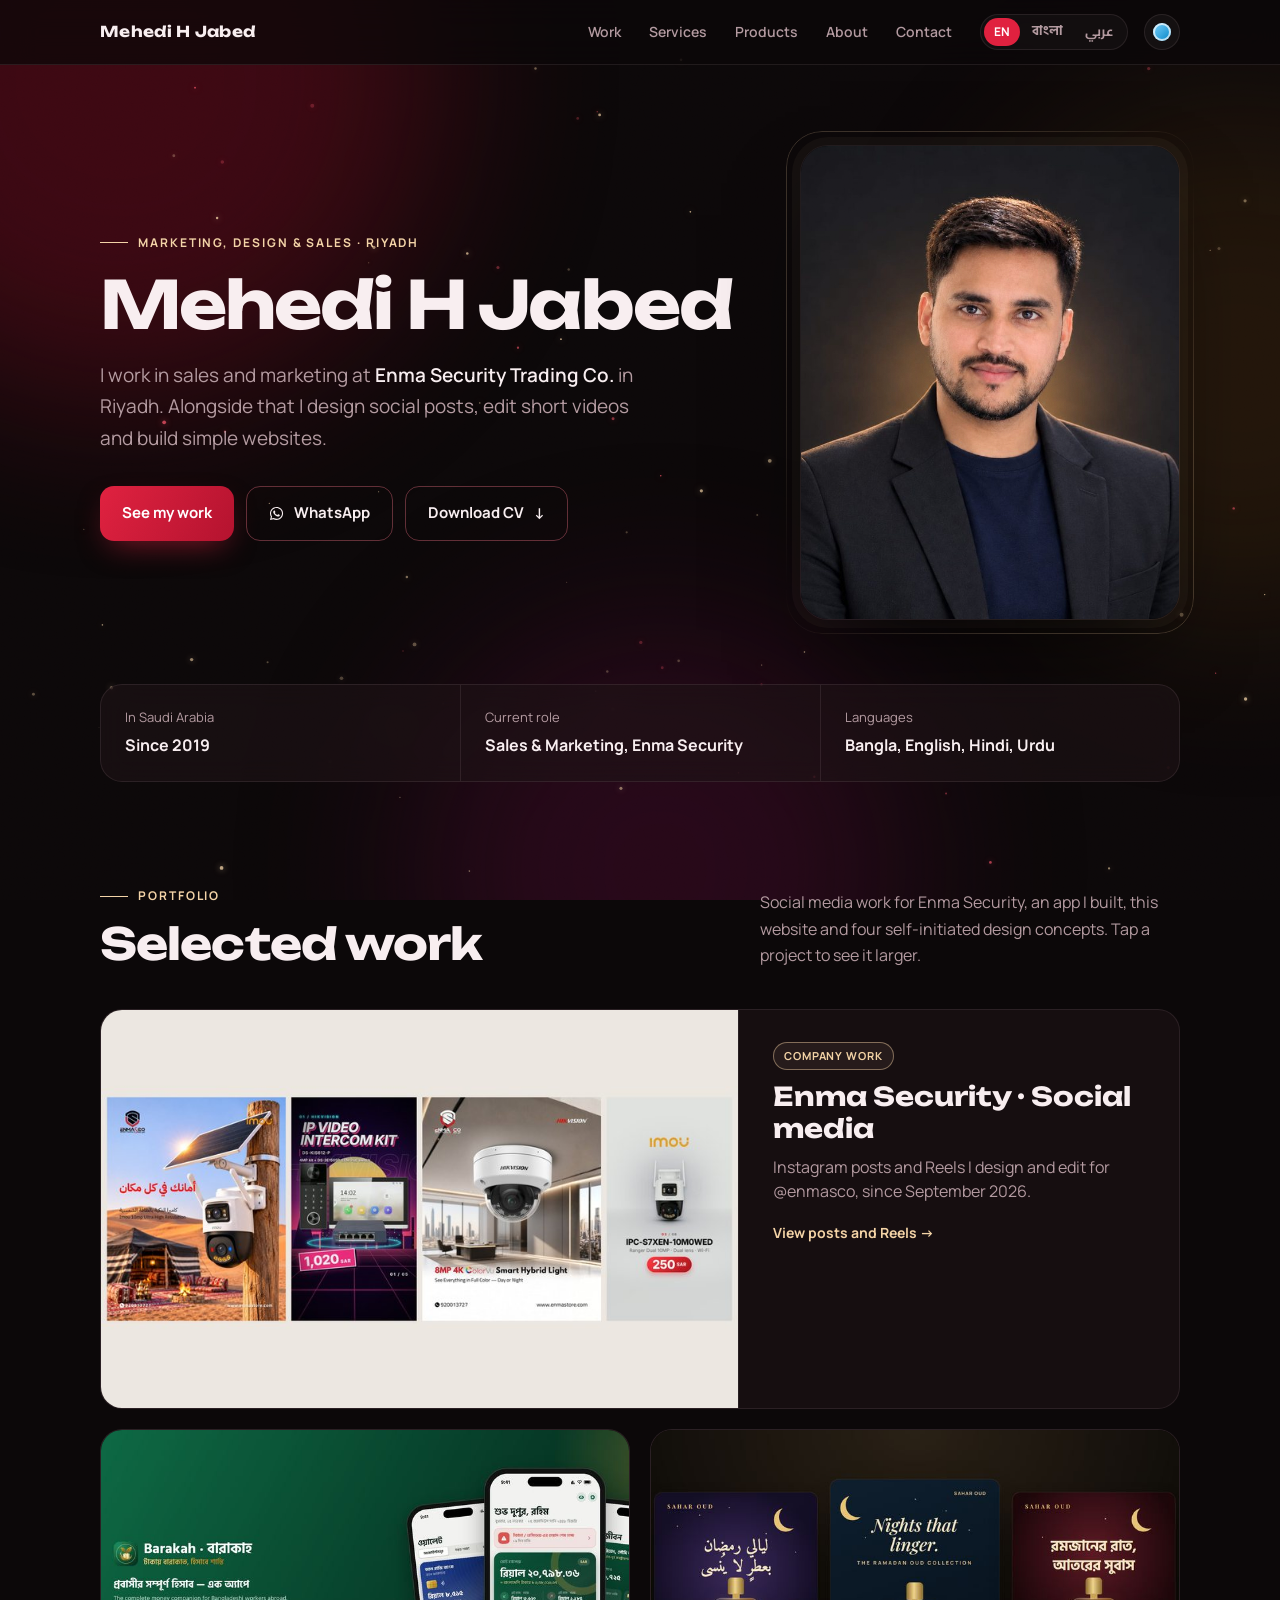
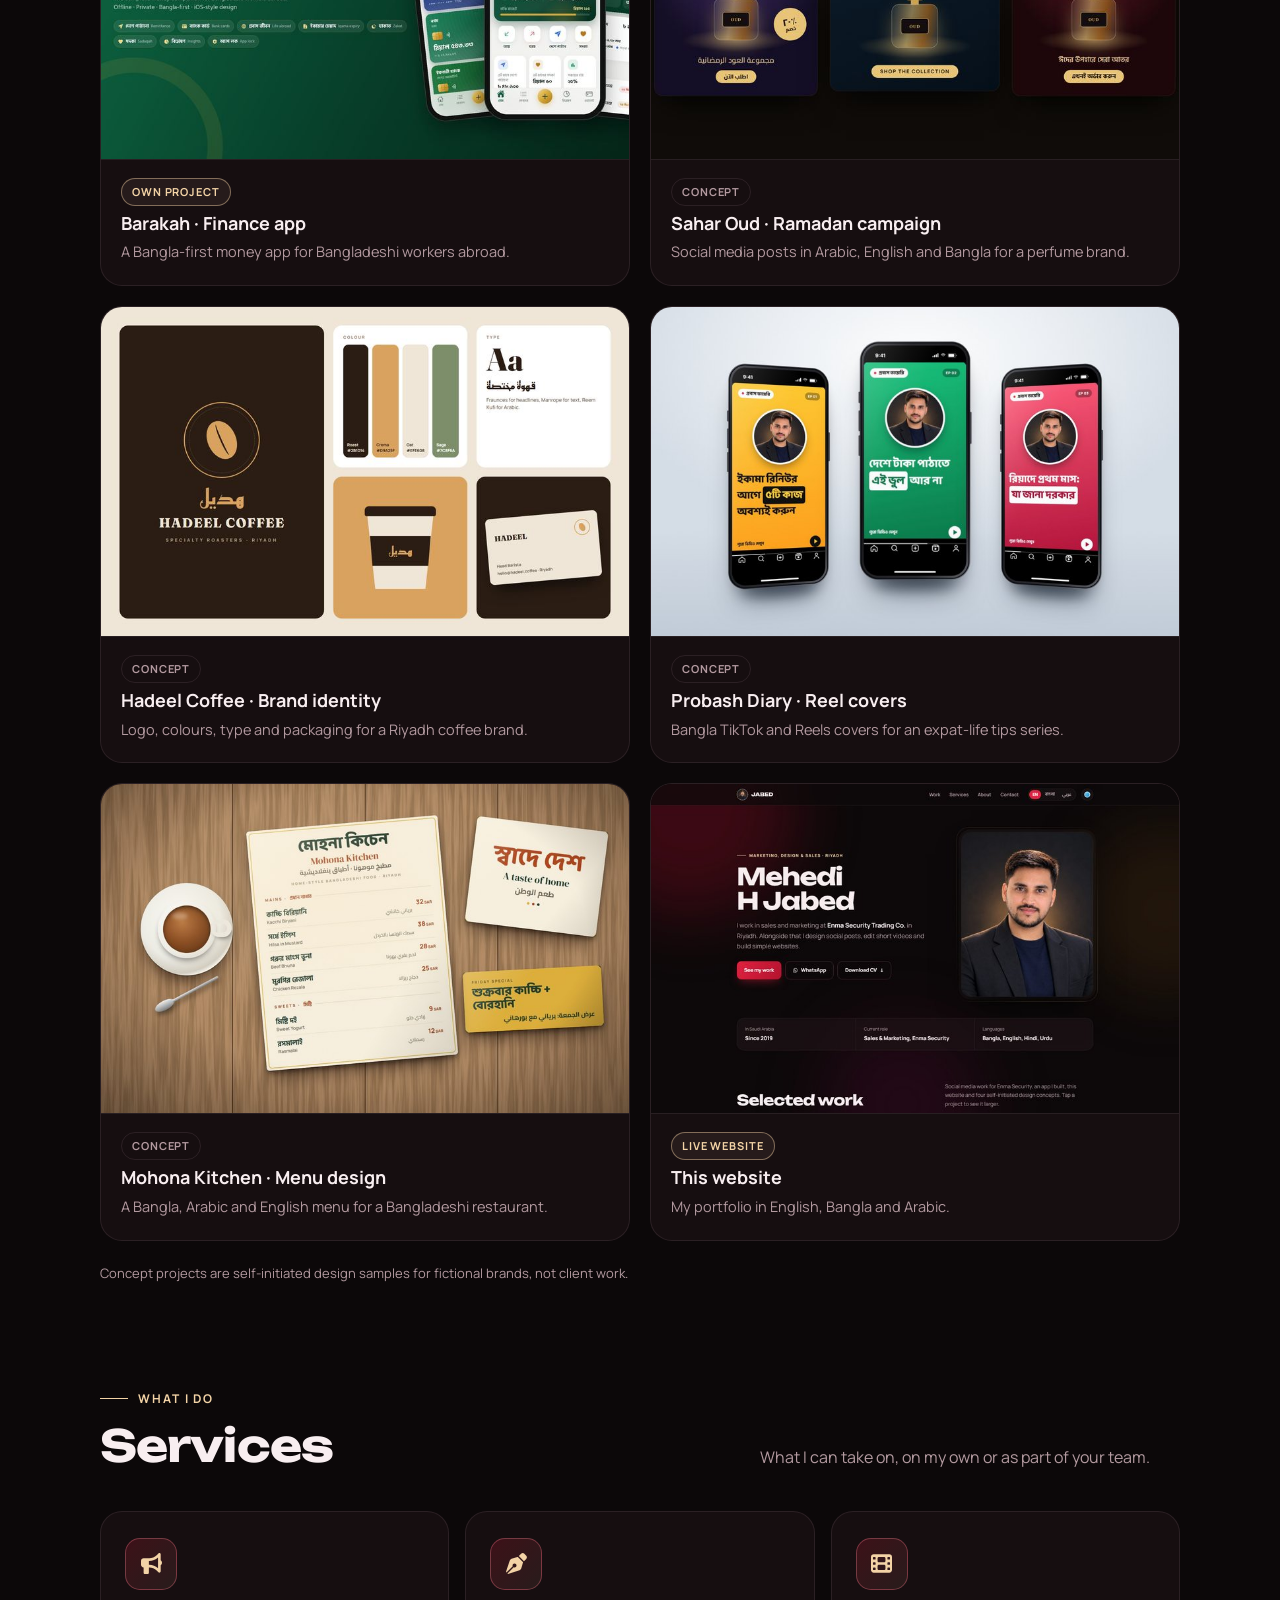
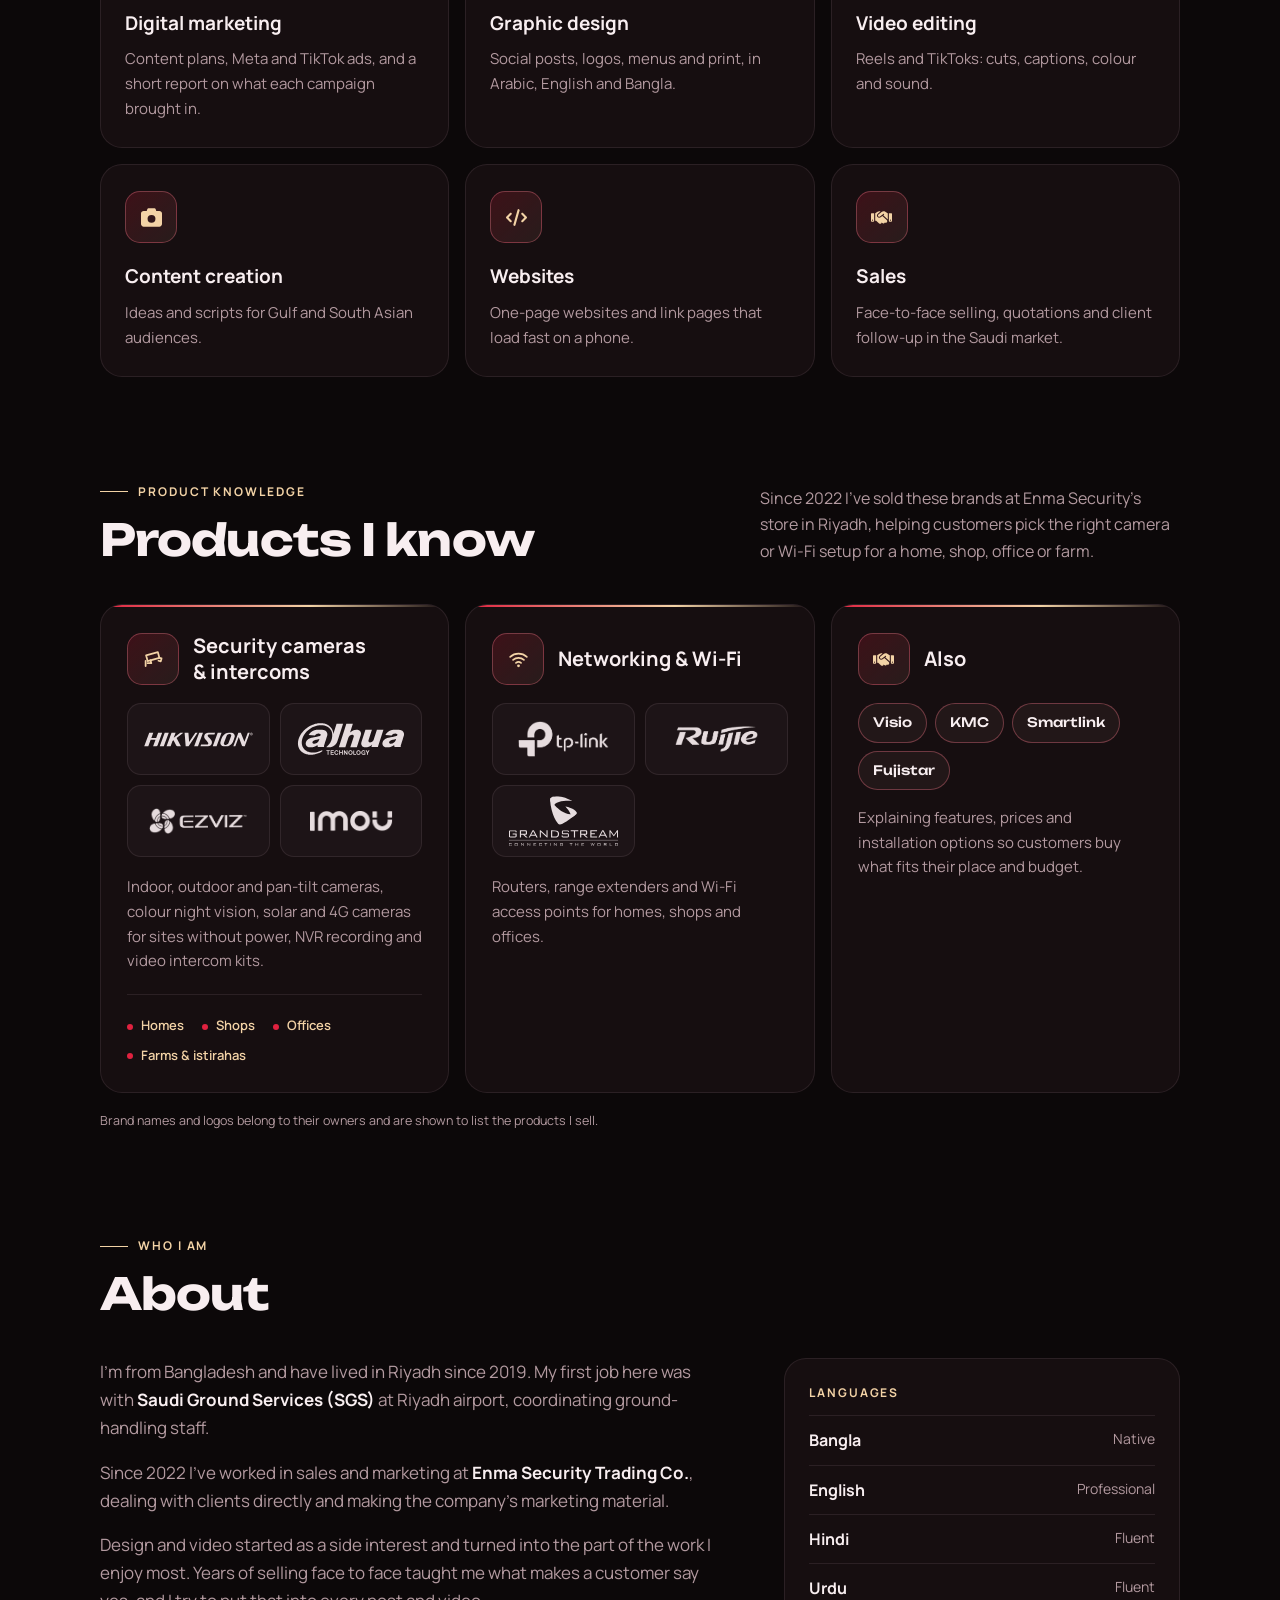
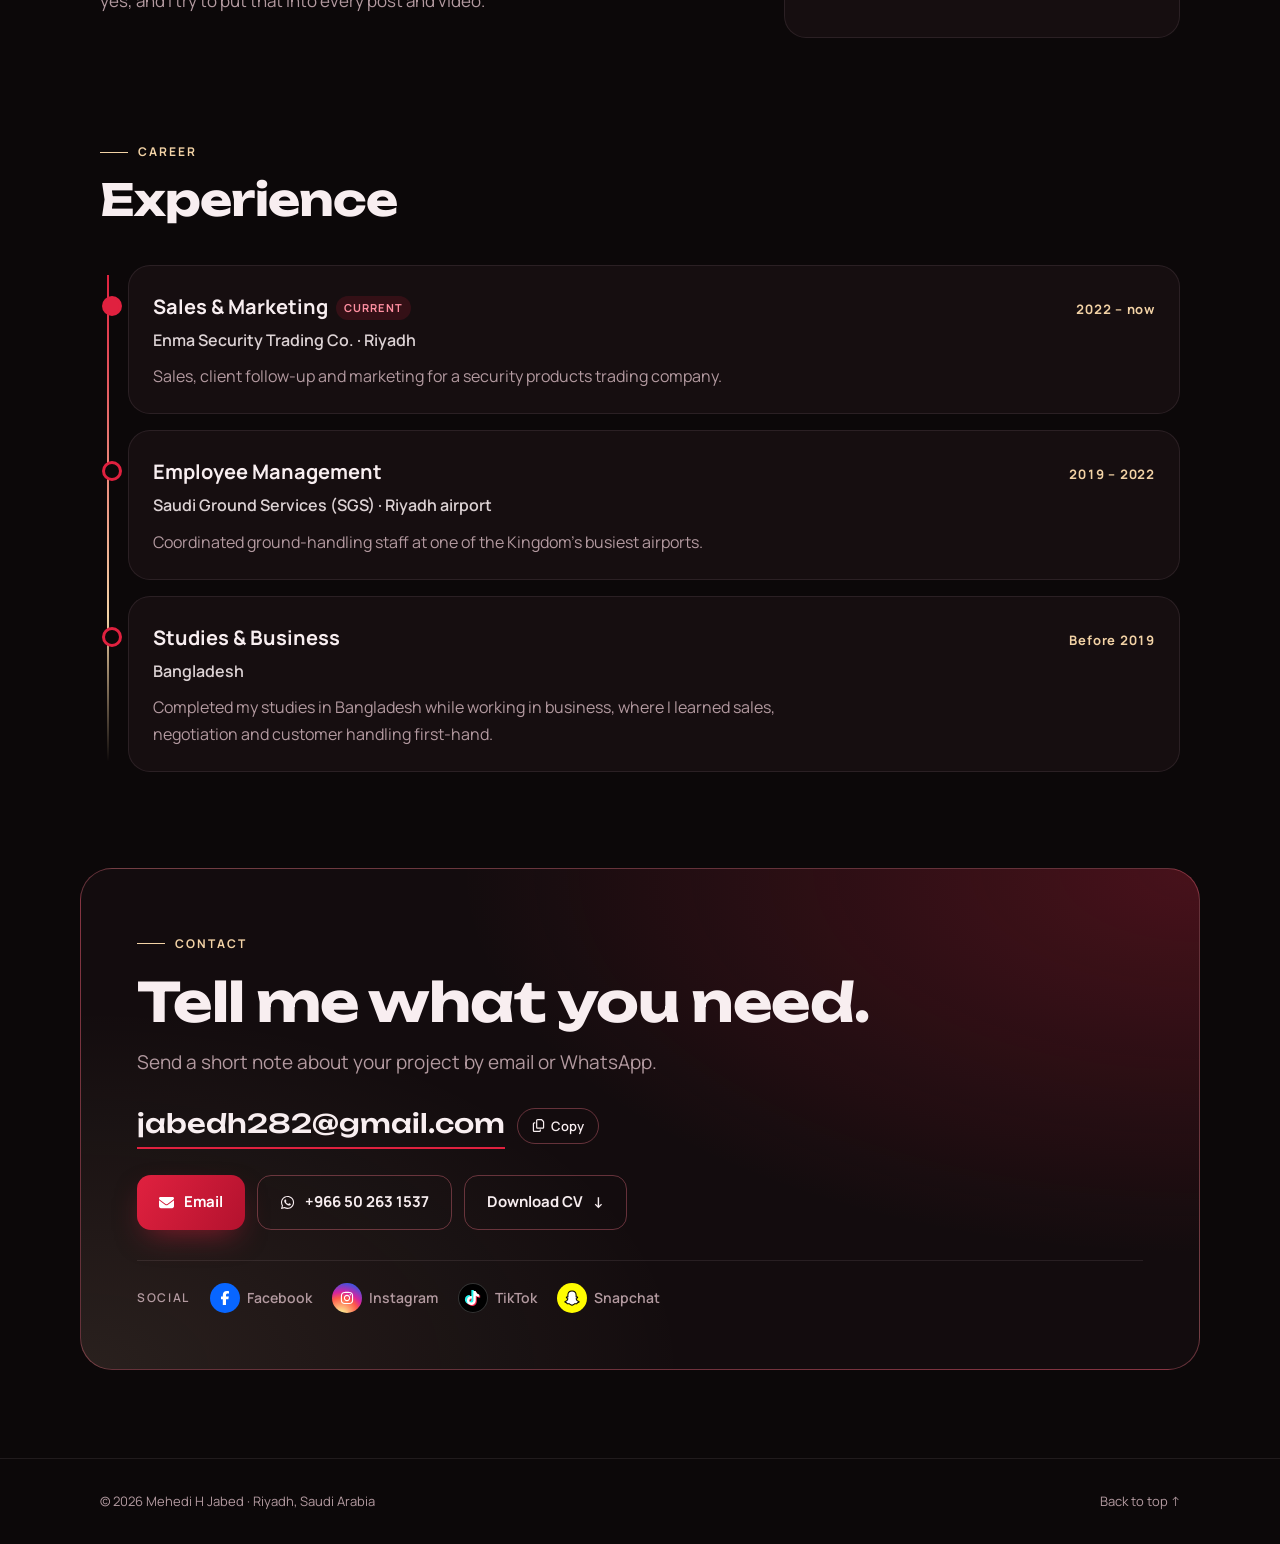
<file: index.html>
<!DOCTYPE html>
<html lang="en">
<head>
<meta charset="UTF-8">
<meta name="viewport" content="width=device-width, initial-scale=1, viewport-fit=cover">
<title>Mehedi H Jabed · Marketing, design and sales in Riyadh</title>
<meta name="description" content="Mehedi H Jabed works in sales and marketing in Riyadh, and designs social content, edits short video and builds simple websites.">
<meta property="og:title" content="Mehedi H Jabed · Portfolio">
<meta property="og:description" content="Sales and marketing in Riyadh since 2019. Design, short video and simple websites.">
<meta property="og:type" content="website">
<meta property="og:url" content="https://jabed-social.vercel.app/">
<meta property="og:image" content="https://jabed-social.vercel.app/og.jpg">
<meta property="og:image:width" content="1200">
<meta property="og:image:height" content="630">
<meta property="og:image:alt" content="Mehedi H Jabed, marketing and design in Riyadh">
<meta property="og:site_name" content="Mehedi H Jabed">
<meta property="og:locale" content="en_US">
<meta property="og:locale:alternate" content="bn_BD">
<meta property="og:locale:alternate" content="ar_SA">
<meta name="twitter:card" content="summary_large_image">
<meta name="twitter:title" content="Mehedi H Jabed · Portfolio">
<meta name="twitter:description" content="Sales and marketing in Riyadh since 2019. Design, short video and simple websites.">
<meta name="twitter:image" content="https://jabed-social.vercel.app/og.jpg">
<meta name="author" content="Mehedi H Jabed">
<link rel="canonical" href="https://jabed-social.vercel.app/">
<meta name="theme-color" content="#0c0809">
<link rel="icon" href="favicon.svg" type="image/svg+xml">
<link rel="apple-touch-icon" href="apple-touch-icon.png">
<link rel="preload" as="image" href="me.jpg">
<link rel="preconnect" href="https://fonts.googleapis.com">
<link rel="preconnect" href="https://fonts.gstatic.com" crossorigin>
<link rel="stylesheet" href="https://fonts.googleapis.com/css2?family=Unbounded:wght@500;700&family=Manrope:wght@400;500;600;700&family=Hind+Siliguri:wght@400;500;600;700&family=Cairo:wght@400;500;600;700&display=swap">
<style>
:root{
  --bg:#0c0809;
  --bg-2:#130c0e;
  --surface:rgba(30,19,22,.62);
  --line:rgba(255,220,225,.09);
  --line-hi:rgba(255,120,140,.35);
  --fg:#f8eef0;
  --muted:#b39aa0;
  --ruby:#e0213f;
  --ruby-deep:#7a0b1f;
  --gold:#f3d3a6;
  --nav:rgba(12,8,9,.74);
  --font-display:"Unbounded","Arial Black",system-ui,sans-serif;
  --font-body:"Manrope",system-ui,-apple-system,"Segoe UI",Arial,sans-serif;
  --wrap:1120px;
  color-scheme:dark;
}
html[data-skin="sky"]{
  --bg:#f4f9ff;
  --bg-2:#e9f5ff;
  --surface:rgba(255,255,255,.74);
  --line:rgba(12,74,130,.12);
  --line-hi:rgba(14,165,233,.45);
  --fg:#0b2540;
  --muted:#4d6a86;
  --ruby:#0284c7;
  --ruby-deep:#7dd3fc;
  --gold:#0369a1;
  --nav:rgba(255,255,255,.8);
  color-scheme:light;
}
html[lang="bn"]{--font-display:"Hind Siliguri",system-ui,sans-serif;--font-body:"Hind Siliguri",system-ui,"Nirmala UI",sans-serif}
html[lang="ar"]{--font-display:"Cairo",system-ui,"Segoe UI",Tahoma,sans-serif;--font-body:"Cairo",system-ui,"Segoe UI",Tahoma,sans-serif}
.latin{font-family:"Unbounded","Arial Black",system-ui,sans-serif}

*{box-sizing:border-box}
html{background:var(--bg);scroll-behavior:smooth;scroll-padding-top:80px}
body{margin:0;background:var(--bg);color:var(--fg);font-family:var(--font-body);font-size:16px;line-height:1.65;-webkit-font-smoothing:antialiased;overflow-x:clip}
html[data-skin="sky"] body{background:linear-gradient(180deg,#eaf6ff 0%,var(--bg) 40%,#ffffff 100%)}
a{color:inherit}
img{max-width:100%;display:block}
.wrap{max-width:var(--wrap);margin:0 auto;padding-left:max(20px,env(safe-area-inset-left,0px));padding-right:max(20px,env(safe-area-inset-right,0px))}
:focus-visible{outline:2px solid var(--gold);outline-offset:3px}
::selection{background:var(--ruby);color:#fff}
.skip{position:absolute;left:12px;top:-60px;z-index:100;padding:10px 16px;border-radius:12px;background:var(--ruby);color:#fff;font-weight:700;text-decoration:none}
.skip:focus{top:12px}
.ico{display:inline-block;width:1em;height:1em;fill:currentColor;vertical-align:-.125em;flex:none}

.aurora{position:fixed;inset:0;z-index:0;pointer-events:none;overflow:hidden}
.aurora span{position:absolute;border-radius:50%;filter:blur(90px);opacity:.45;animation:drift 20s ease-in-out infinite alternate}
.aurora span:nth-child(2){animation-delay:-7s}.aurora span:nth-child(3){animation-delay:-13s}
@keyframes drift{to{transform:translate(70px,50px) scale(1.15)}}
.spot{position:fixed;inset:0;z-index:0;pointer-events:none;opacity:0;transition:opacity .6s;
  background:radial-gradient(600px circle at var(--sx,50%) var(--sy,30%),rgba(224,33,63,.09),transparent 45%)}
.spot.on{opacity:1}
html[data-skin="sky"] .spot{background:radial-gradient(600px circle at var(--sx,50%) var(--sy,30%),rgba(56,189,248,.14),transparent 45%)}
.hero{position:relative;overflow:hidden}
.hero .wrap{position:relative;z-index:1}
.sparks{position:fixed;inset:0;width:100vw;height:100vh;z-index:0;pointer-events:none}
@media (hover:none){.spot{display:none}}
@media (prefers-reduced-motion:reduce){.aurora span{animation:none}.sparks,.spot{display:none}}
.aurora span:nth-child(1){width:640px;height:640px;background:var(--ruby-deep);top:-240px;left:-200px}
.aurora span:nth-child(2){width:520px;height:520px;background:#5a3a12;top:12%;right:-220px;opacity:.3}
.aurora span:nth-child(3){width:500px;height:500px;background:#4a0a2e;bottom:-220px;left:32%;opacity:.45}
html[data-skin="sky"] .aurora span{opacity:.5}
html[data-skin="sky"] .aurora span:nth-child(2){background:#bae6fd}
html[data-skin="sky"] .aurora span:nth-child(3){background:#c7e8ff}
.grain{position:fixed;inset:0;z-index:2;pointer-events:none;opacity:.06;mix-blend-mode:overlay;
  background-image:url("data:image/svg+xml,%3Csvg xmlns='http://www.w3.org/2000/svg' width='180' height='180'%3E%3Cfilter id='n'%3E%3CfeTurbulence type='fractalNoise' baseFrequency='.85' numOctaves='3' stitchTiles='stitch'/%3E%3C/filter%3E%3Crect width='100%25' height='100%25' filter='url(%23n)'/%3E%3C/svg%3E")}
html[data-skin="sky"] .grain{opacity:.03}
main,footer{position:relative;z-index:1}

.nav{position:sticky;top:0;z-index:50;background:var(--nav);backdrop-filter:blur(16px);-webkit-backdrop-filter:blur(16px);border-bottom:1px solid var(--line)}
.nav .wrap{display:flex;align-items:center;gap:16px;height:64px}
.brand{display:flex;align-items:center;gap:10px;text-decoration:none;font-family:"Unbounded",system-ui,sans-serif;font-weight:700;font-size:15px;letter-spacing:.02em}
.brand img{width:34px;height:34px;border-radius:50%;object-fit:cover;object-position:50% 25%;border:1.5px solid var(--gold)}
.menu{display:flex;gap:4px;margin-inline-start:auto}
.menu a{text-decoration:none;font-size:14px;font-weight:600;color:var(--muted);padding:8px 12px;border-radius:999px;transition:color .2s,background .2s}
.menu a:hover{color:var(--fg);background:rgba(255,255,255,.05)}
html[data-skin="sky"] .menu a:hover{background:rgba(14,165,233,.08)}
.lang-switch{display:flex;padding:3px;gap:2px;border-radius:999px;border:1px solid var(--line);background:rgba(255,255,255,.03)}
html[data-skin="sky"] .lang-switch{background:#fff}
.lang-switch button{appearance:none;cursor:pointer;border:0;background:transparent;color:var(--muted);padding:6px 10px;border-radius:999px;font:700 12px/1.2 var(--font-body);transition:background .2s,color .2s}
.lang-switch button[lang="bn"]{font-family:"Hind Siliguri",system-ui,sans-serif;font-size:13px}
.lang-switch button[lang="ar"]{font-family:"Cairo",system-ui,sans-serif;font-size:13px}
.lang-switch button:hover{color:var(--fg)}
.lang-switch button[aria-pressed="true"]{background:var(--ruby);color:#fff}
.skin-btn{appearance:none;cursor:pointer;flex:none;width:36px;height:36px;border-radius:50%;display:grid;place-items:center;border:1px solid var(--line);background:rgba(255,255,255,.04);transition:border-color .2s}
html[data-skin="sky"] .skin-btn{background:#fff}
.skin-btn:hover{border-color:var(--line-hi)}
.skin-btn .dot{width:18px;height:18px;border-radius:50%;box-shadow:inset 0 0 0 2px rgba(255,255,255,.7);background:linear-gradient(135deg,#7dd3fc,#0284c7)}
html[data-skin="sky"] .skin-btn .dot{background:linear-gradient(135deg,#ff5a6e,#7a0b1f)}
@media (max-width:760px){.menu{display:none}.lang-switch{margin-inline-start:auto}}
@media (max-width:420px){.brand{font-size:13px}.nav .wrap{gap:10px}.lang-switch button{padding:6px 8px}}

.hero{padding-block:80px 0}
.hero-grid{display:grid;grid-template-columns:minmax(0,1fr) 380px;gap:64px;align-items:center}
.eyebrow{display:inline-flex;align-items:center;gap:10px;margin:0 0 18px;font-size:12px;font-weight:700;letter-spacing:.16em;text-transform:uppercase;color:var(--gold)}
.eyebrow::before{content:"";width:28px;height:1px;background:var(--gold)}
html[lang="bn"] .eyebrow,html[lang="ar"] .eyebrow{letter-spacing:0;font-size:14px}
h1,h2,h3{text-wrap:balance}
h1{font-family:"Unbounded","Arial Black",system-ui,sans-serif;font-weight:700;font-size:clamp(38px,5.2vw,66px);line-height:1.02;letter-spacing:-.03em;margin:0 0 22px}
.lead{font-size:clamp(16px,1.8vw,19px);color:var(--muted);max-width:46ch;margin:0 0 32px}
@media (min-width:1100px){h1 .nm{white-space:nowrap}}
html[lang="bn"] h1,html[lang="ar"] h1{letter-spacing:0;line-height:1.2}
html[lang="bn"] h1 .nm{font-family:"Hind Siliguri",system-ui,sans-serif;font-weight:700;font-size:1.12em}
html[lang="ar"] h1 .nm{font-family:"Cairo",system-ui,sans-serif;font-weight:700;font-size:1.08em}
html[lang="bn"] .brand{font-family:"Hind Siliguri",system-ui,sans-serif;font-size:17px;letter-spacing:0}
html[lang="ar"] .brand{font-family:"Cairo",system-ui,sans-serif;font-size:17px;letter-spacing:0}
.lead strong{color:var(--fg);font-weight:600}
.ctas{display:flex;flex-wrap:wrap;gap:12px}
.btn{display:inline-flex;align-items:center;gap:10px;text-decoration:none;font-weight:700;font-size:15px;padding:14px 22px;border-radius:14px;transition:transform .2s,box-shadow .2s,background .2s}
.btn-primary{background:linear-gradient(120deg,var(--ruby),#b3122e);color:#fff;box-shadow:0 12px 30px -10px rgba(224,33,63,.55)}
html[data-skin="sky"] .btn-primary{background:linear-gradient(120deg,#38bdf8,#0284c7);box-shadow:0 12px 30px -10px rgba(2,132,199,.5)}
.btn-primary:hover{transform:translateY(-2px)}
.btn-ghost{border:1px solid var(--line-hi);color:var(--fg)}
html[data-skin="sky"] .btn-ghost{background:#fff}
.btn-ghost:hover{background:rgba(255,255,255,.05);transform:translateY(-2px)}
.portrait{position:relative;justify-self:end;width:100%;max-width:400px;margin:0}
.portrait img{width:100%;height:auto;aspect-ratio:4/5;object-fit:cover;object-position:50% 28%;border-radius:28px;border:1px solid var(--line);
  box-shadow:0 40px 90px -30px rgba(0,0,0,.8),0 0 0 8px rgba(243,211,166,.04)}
html[data-skin="sky"] .portrait img{box-shadow:0 34px 70px -30px rgba(12,74,130,.45),0 0 0 8px rgba(14,165,233,.08)}
.portrait::before{content:"";position:absolute;inset:-14px;border-radius:36px;border:1px solid rgba(243,211,166,.2);
  mask:linear-gradient(135deg,#000 20%,transparent 50%,#000 80%);-webkit-mask:linear-gradient(135deg,#000 20%,transparent 50%,#000 80%)}
html[data-skin="sky"] .portrait::before{border-color:rgba(14,165,233,.35)}
@media (max-width:860px){
  .hero{padding-block:36px 0}
  .hero-grid{grid-template-columns:1fr;gap:36px}
  .portrait{justify-self:center;order:-1;max-width:300px}
  .portrait::before{display:none}
}

.facts{display:grid;grid-template-columns:repeat(3,1fr);margin:64px 0 0;border:1px solid var(--line);border-radius:22px;background:var(--surface);backdrop-filter:blur(14px);-webkit-backdrop-filter:blur(14px);overflow:hidden}
.facts div{padding:22px 24px}
.facts div+div{border-inline-start:1px solid var(--line)}
.facts dt{font-size:13px;color:var(--muted);margin-bottom:4px}
.facts dd{margin:0;font-weight:700;font-size:16px}
html[data-skin="sky"] .facts{box-shadow:0 14px 34px -24px rgba(12,74,130,.35)}
@media (max-width:760px){.facts{grid-template-columns:1fr;margin-top:40px}.facts div+div{border-inline-start:0;border-top:1px solid var(--line)}}

section.block{padding-block:96px 0}
.head{display:grid;grid-template-columns:minmax(0,1fr) minmax(0,420px);align-items:end;gap:14px 48px;margin-bottom:40px}
.head .eyebrow{margin-bottom:14px}
.head.solo{grid-template-columns:1fr}
.head p{color:var(--muted);margin:0;max-width:none}
@media (max-width:860px){.head{grid-template-columns:1fr;margin-bottom:26px}}
.kicker{display:block;margin-bottom:10px}
h2{font-family:var(--font-display);font-weight:700;font-size:clamp(28px,4vw,44px);letter-spacing:-.02em;line-height:1.1;margin:0}
html[lang="bn"] h2,html[lang="ar"] h2{letter-spacing:0;line-height:1.3}
@media (max-width:760px){section.block{padding-block:64px 0}.head{margin-bottom:24px}}

.card{border:1px solid var(--line);border-radius:22px;background:var(--surface);transition:transform .3s,border-color .3s}
html[data-skin="sky"] .card{box-shadow:0 14px 34px -24px rgba(12,74,130,.35)}
.card:hover{transform:translateY(-3px);border-color:rgba(243,211,166,.28)}
html[data-skin="sky"] .card:hover{border-color:rgba(14,165,233,.4)}

.works{display:grid;grid-template-columns:repeat(2,1fr);gap:20px}
.work.feat{grid-column:1/-1;display:grid;grid-template-columns:1.45fr 1fr}
.work.feat .shot{aspect-ratio:auto;height:100%;min-height:340px;border-bottom:0;border-inline-end:1px solid var(--line)}
.work.feat .meta{justify-content:center;padding:32px 34px;gap:10px}
.work.feat b{font-family:var(--font-display);font-size:26px;line-height:1.25}
.work.feat .d{font-size:16px}
.work .more{margin-top:8px;font-size:14px;font-weight:700;color:var(--gold)}
@media (max-width:860px){.work.feat{grid-template-columns:1fr}.work.feat .shot{aspect-ratio:16/10;min-height:0;border-inline-end:0;border-bottom:1px solid var(--line)}.work.feat .meta{padding:20px}}
.work{appearance:none;font:inherit;color:inherit;text-align:start;cursor:pointer;display:flex;flex-direction:column;padding:0;overflow:hidden}
.work .shot{display:block;aspect-ratio:16/10;overflow:hidden;background:var(--bg-2);border-bottom:1px solid var(--line)}
.work .shot img{width:100%;height:100%;object-fit:cover;transition:transform .6s cubic-bezier(.2,.8,.2,1)}
.work:hover .shot img{transform:scale(1.03)}
.work .meta{display:flex;flex-direction:column;gap:6px;padding:18px 20px 22px}
.work b{font-size:18px;line-height:1.3}
.work .d{font-size:14.5px;color:var(--muted);line-height:1.5}
.kind{align-self:flex-start;font-size:11px;font-weight:700;letter-spacing:.08em;text-transform:uppercase;padding:4px 10px;border-radius:999px;border:1px solid var(--line);color:var(--muted)}
.kind.real{border-color:rgba(243,211,166,.45);color:var(--gold);background:rgba(243,211,166,.07)}
html[data-skin="sky"] .kind.real{border-color:rgba(3,105,161,.35);background:rgba(14,165,233,.08)}
html[lang="bn"] .kind,html[lang="ar"] .kind{letter-spacing:0;font-size:12px}
.work-note{margin:22px 0 0;font-size:13px;color:var(--muted)}
@media (max-width:640px){.works{grid-template-columns:1fr;gap:14px}}

.ic{width:52px;height:52px;border-radius:15px;display:grid;place-items:center;font-size:21px;flex:none;
  background:linear-gradient(135deg,rgba(224,33,63,.2),rgba(243,211,166,.08));border:1px solid var(--line-hi);color:var(--gold)}
html[data-skin="sky"] .ic{background:linear-gradient(135deg,rgba(56,189,248,.18),rgba(255,255,255,.6))}
.services{display:grid;grid-template-columns:repeat(3,1fr);gap:16px;margin:0;padding:0;list-style:none}
.svc{padding:26px 24px}
.svc .ic{margin-bottom:18px}
.svc h3{margin:0 0 8px;font-size:19px;font-weight:700}
.svc p{margin:0;color:var(--muted);font-size:15px}
@media (max-width:900px){.services{grid-template-columns:1fr 1fr}}
@media (max-width:560px){.services{grid-template-columns:1fr;gap:10px}.svc{display:grid;grid-template-columns:auto 1fr;column-gap:16px;padding:18px}.svc .ic{grid-row:span 2;width:46px;height:46px;font-size:18px;margin:0}}

.kb{display:grid;grid-template-columns:repeat(3,1fr);gap:16px}
.kb-card{position:relative;overflow:hidden;padding:28px 26px 26px;display:flex;flex-direction:column}
.kb-card::before{content:"";position:absolute;inset:0 0 auto;height:2px;background:linear-gradient(90deg,var(--ruby),var(--gold) 60%,transparent)}
.kb-top{display:flex;align-items:center;gap:14px;margin-bottom:18px}
.kb-card h3{margin:0;font-size:20px;font-weight:700;line-height:1.3}
.kb-tags{display:flex;flex-wrap:wrap;gap:8px;margin:0 0 16px;padding:0;list-style:none}
.kb-tags li{font-family:"Unbounded",system-ui,sans-serif;font-size:13px;font-weight:500;padding:8px 14px;border-radius:999px;border:1px solid var(--line-hi);background:rgba(243,211,166,.05)}
html[data-skin="sky"] .kb-tags li{background:#fff}
.kb-card p{margin:0;color:var(--muted);font-size:15px}
.kb-uses{display:flex;flex-wrap:wrap;gap:8px 18px;margin-top:auto;padding-top:20px;border-top:1px solid var(--line);font-size:13px;font-weight:600;color:var(--gold)}
.kb-uses span::before{content:"";display:inline-block;width:6px;height:6px;border-radius:50%;background:var(--ruby);margin-inline-end:8px;vertical-align:middle}
.kb-card.main p{margin-bottom:20px}
@media (max-width:960px){.kb{grid-template-columns:1fr}}

.kb-logos{display:grid;grid-template-columns:repeat(2,1fr);gap:10px;margin:0 0 18px;padding:0;list-style:none}
.kb-logos li{height:72px;display:grid;place-items:center;padding:0 16px;border-radius:14px;border:1px solid var(--line);background:rgba(255,255,255,.03)}
html[data-skin="sky"] .kb-logos li{background:#fff}
.lg{display:block;width:100%;height:var(--h,28px);background:var(--fg);opacity:.92;-webkit-mask:var(--l) center/contain no-repeat;mask:var(--l) center/contain no-repeat}
.kb-card:hover .lg{opacity:1}
.tm-note{margin:18px 0 0;font-size:12.5px;color:var(--muted)}
.socials a .sb{width:30px;height:30px;border-radius:50%;display:grid;place-items:center;color:#fff;font-size:14px;flex:none}
.sb.fb{background:#0866ff}
.sb.ig{background:radial-gradient(circle at 30% 107%,#fdf497 0%,#fdf497 5%,#fd5949 45%,#d6249f 60%,#285aeb 90%)}
.sb.tt{background:#000;box-shadow:inset 0 0 0 1px rgba(255,255,255,.2)}
.sb.tt .ico{filter:drop-shadow(-1.2px -1px 0 #25f4ee) drop-shadow(1.2px 1px 0 #fe2c55)}
.socials a .sb.sc{background:#fffc00}
.sb.sc .ico{font-size:18px}
.progress{position:absolute;inset-inline:0;bottom:-1px;height:2px;transform-origin:0 50%;transform:scaleX(var(--p,0));background:linear-gradient(90deg,var(--ruby),var(--gold))}
[dir="rtl"] .progress{transform-origin:100% 50%}
.menu a.on{color:var(--fg);background:rgba(255,255,255,.06)}
html[data-skin="sky"] .menu a.on{background:rgba(14,165,233,.1)}
.to-top{position:fixed;inset-inline-end:24px;bottom:24px;z-index:60;width:48px;height:48px;border-radius:50%;display:grid;place-items:center;
  border:1px solid var(--line-hi);background:var(--nav);backdrop-filter:blur(12px);-webkit-backdrop-filter:blur(12px);color:var(--fg);font-size:17px;text-decoration:none;
  opacity:0;transform:translateY(12px);pointer-events:none;transition:opacity .3s,transform .3s}
.to-top.show{opacity:1;transform:none;pointer-events:auto}
.to-top:hover{border-color:var(--gold)}
.dock{display:none}
@media (max-width:760px){
  .to-top{display:none}
  body{padding-bottom:calc(88px + env(safe-area-inset-bottom,0px))}
  .dock{display:flex;position:fixed;z-index:70;left:50%;transform:translateX(-50%);bottom:calc(12px + env(safe-area-inset-bottom,0px));
    width:min(420px,calc(100% - 24px));justify-content:space-between;align-items:flex-end;padding:8px 8px 7px;border-radius:24px;
    background:rgba(20,12,14,.86);backdrop-filter:blur(18px) saturate(160%);-webkit-backdrop-filter:blur(18px) saturate(160%);
    border:1px solid var(--line);box-shadow:0 18px 40px -12px rgba(0,0,0,.85)}
  html[data-skin="sky"] .dock{background:rgba(255,255,255,.9);box-shadow:0 18px 40px -16px rgba(12,74,130,.45)}
  .dock a{flex:1;min-width:0;display:flex;flex-direction:column;align-items:center;gap:4px;text-decoration:none;color:var(--muted);font-size:10.5px;font-weight:700;padding:5px 2px;border-radius:14px}
  .dock a span{max-width:100%;white-space:nowrap;overflow:hidden;text-overflow:ellipsis}
  .dock .di{font-size:17px;height:20px;display:grid;place-items:center}
  .dock a.on{color:var(--fg)}
  .dock a.on .di{color:var(--gold)}
  .dock a.on::after{content:"";width:4px;height:4px;border-radius:50%;background:var(--ruby);margin-top:-1px}
  .dock .dwa{flex:0 0 auto;padding:0 6px;color:var(--fg)}
  .dock .bubble{width:54px;height:54px;margin-top:-30px;border-radius:50%;display:grid;place-items:center;background:linear-gradient(145deg,#2fe27a,#1faa52);color:#fff;font-size:25px;
    box-shadow:0 10px 24px -6px rgba(37,211,102,.65),0 0 0 5px var(--bg)}
}
.about{display:grid;grid-template-columns:1.25fr .75fr;gap:24px}
.about .text{font-size:17px;color:var(--muted)}
.about .text p{margin:0 0 16px;max-width:62ch}
.about .text strong{color:var(--fg)}
.langs{padding:24px}
.langs h3{margin:0 0 12px;font-size:12px;letter-spacing:.16em;text-transform:uppercase;color:var(--gold)}
html[lang="bn"] .langs h3,html[lang="ar"] .langs h3{letter-spacing:0;font-size:14px}
.lang{display:flex;justify-content:space-between;gap:12px;padding:11px 0;border-top:1px solid var(--line)}
.lang span{color:var(--muted);font-size:14px}
@media (max-width:860px){.about{grid-template-columns:1fr}}

.timeline{position:relative;display:flex;flex-direction:column;gap:16px;margin:0;padding:0 0 0 0;padding-inline-start:28px;list-style:none}
.timeline::before{content:"";position:absolute;inset-inline-start:7px;top:10px;bottom:10px;width:2px;background:linear-gradient(var(--ruby),var(--gold) 70%,transparent)}
.job{position:relative;padding:24px}
.job::before{content:"";position:absolute;inset-inline-start:-27px;top:30px;width:14px;height:14px;border-radius:50%;background:var(--bg);border:3px solid var(--ruby)}
.job.current::before{background:var(--ruby)}
.job-top{display:flex;flex-wrap:wrap;justify-content:space-between;gap:6px 16px;align-items:baseline}
.job h3{margin:0;font-size:20px}
.when{font-size:13px;font-weight:700;letter-spacing:.06em;color:var(--gold);font-variant-numeric:tabular-nums}
.org{margin:4px 0 10px;font-weight:600;opacity:.88}
.job p:last-child{margin:0;color:var(--muted);max-width:70ch}
.tag{display:inline-block;margin-inline-start:8px;font-size:11px;font-weight:700;letter-spacing:.1em;text-transform:uppercase;padding:3px 8px;border-radius:999px;background:rgba(224,33,63,.15);color:#ff8fa1;vertical-align:middle}
html[data-skin="sky"] .tag{background:rgba(14,165,233,.12);color:#0369a1}

.contact{position:relative;overflow:hidden;border-radius:32px;border:1px solid var(--line-hi);padding:clamp(28px,5vw,56px);
  background:radial-gradient(120% 140% at 100% 0%,rgba(224,33,63,.26),transparent 55%),radial-gradient(90% 120% at 0% 100%,rgba(243,211,166,.1),transparent 60%),var(--bg-2)}
html[data-skin="sky"] .contact{background:radial-gradient(120% 140% at 100% 0%,rgba(56,189,248,.28),transparent 55%),radial-gradient(90% 120% at 0% 100%,rgba(186,230,253,.6),transparent 60%),#fff;box-shadow:0 30px 70px -40px rgba(12,74,130,.45)}
.contact h2{font-size:clamp(30px,5vw,54px);max-width:16ch}
.contact .lead{margin:16px 0 24px}
.mail{display:flex;flex-wrap:wrap;align-items:center;gap:12px;margin:0 0 26px}
.mail a{font-family:"Unbounded",system-ui,sans-serif;font-size:clamp(17px,2.6vw,26px);font-weight:500;text-decoration:none;word-break:break-all;border-bottom:2px solid var(--ruby);padding-bottom:2px}
.copy{appearance:none;cursor:pointer;display:inline-flex;align-items:center;gap:6px;padding:8px 14px;border-radius:999px;border:1px solid var(--line-hi);background:transparent;color:var(--fg);font:600 13px var(--font-body)}
.copy:hover{background:rgba(255,255,255,.05)}
.socials{display:flex;flex-wrap:wrap;align-items:center;gap:10px 20px;margin-top:30px;padding-top:22px;border-top:1px solid var(--line);font-size:14px;font-weight:600}
.soc-label{font-size:12px;letter-spacing:.14em;text-transform:uppercase;color:var(--muted)}
html[lang="bn"] .soc-label,html[lang="ar"] .soc-label{letter-spacing:0;font-size:14px}
.socials a{text-decoration:none;display:inline-flex;align-items:center;gap:7px;color:var(--muted)}
.socials a:hover{color:var(--fg)}

footer{margin-top:88px;padding-block:32px;border-top:1px solid var(--line);font-size:13px;color:var(--muted)}
footer .wrap{display:flex;flex-wrap:wrap;justify-content:space-between;gap:12px}
footer a{text-decoration:none}
footer a:hover{color:var(--fg)}

.lb{width:min(1080px,calc(100% - 24px));max-height:calc(100dvh - 24px);padding:0;border:1px solid var(--line);border-radius:24px;background:var(--bg-2);color:var(--fg);overflow:auto;box-shadow:0 40px 100px -20px rgba(0,0,0,.9)}
.lb::backdrop{background:rgba(5,3,4,.78);backdrop-filter:blur(6px);-webkit-backdrop-filter:blur(6px)}
html[data-skin="sky"] .lb::backdrop{background:rgba(11,37,64,.55)}
.lb-imgs{display:flex;flex-direction:column;gap:2px;background:#000}
.lb-imgs img{width:100%;height:auto}
.lb-imgs.grid{display:grid;grid-template-columns:repeat(3,1fr);gap:10px;padding:10px;background:var(--bg)}
.lb-imgs.grid video{width:100%;aspect-ratio:9/16;background:#000;border-radius:12px;display:block}
.lb-imgs.grid img{border-radius:12px}
@media (max-width:640px){.lb-imgs.grid{grid-template-columns:1fr 1fr}}
.lb-body{padding:22px 26px 26px;display:flex;flex-direction:column;gap:10px}
.lb-body h3{margin:0;font-family:var(--font-display);font-size:clamp(20px,2.6vw,28px);line-height:1.25}
.lb-body p{margin:0;color:var(--muted);max-width:70ch}
.lb-row{display:flex;flex-wrap:wrap;align-items:center;gap:12px;margin-top:6px}
.tools{font-size:13px;font-weight:700;color:var(--gold)}
.lb-close{position:sticky;top:12px;float:right;margin:12px 12px -56px 0;z-index:2;width:44px;height:44px;border-radius:50%;border:1px solid rgba(255,255,255,.25);background:rgba(12,8,9,.7);color:#fff;cursor:pointer;display:grid;place-items:center}
[dir="rtl"] .lb-close{float:left;margin:12px 0 -56px 12px}
.lb .btn{padding:11px 18px;font-size:14px}
.lb [hidden]{display:none!important}
[dir="rtl"] .flip{transform:scaleX(-1)}
html[lang="bn"] h1 .latin,html[lang="ar"] h1 .latin{letter-spacing:-.03em}
@media (prefers-reduced-motion:reduce){html{scroll-behavior:auto}*{transition:none!important}}
</style>
<script>try{var sk=localStorage.getItem("skin");if(sk==="sky")document.documentElement.setAttribute("data-skin","sky")}catch(e){}</script>
<script type="application/ld+json">
{"@context":"https://schema.org","@type":"Person","name":"Mehedi H Jabed","url":"https://jabed-social.vercel.app/","image":"https://jabed-social.vercel.app/me.jpg",
 "jobTitle":"Sales & Marketing","worksFor":{"@type":"Organization","name":"Enma Security Trading Co."},
 "address":{"@type":"PostalAddress","addressLocality":"Riyadh","addressCountry":"SA"},
 "nationality":"Bangladesh","knowsLanguage":["bn","en","hi","ur"],
 "knowsAbout":["Digital Marketing","Graphic Design","Video Editing","Content Creation","Web Development","Sales"],
 "sameAs":["https://www.facebook.com/share/1ERb8BcRgr/","https://www.instagram.com/mehedihjabed.25","https://www.tiktok.com/@mehedi.h.jabed","https://www.snapchat.com/add/mehedi.jabed"]}
</script>
</head>
<body>
<svg xmlns="http://www.w3.org/2000/svg" style="display:none" aria-hidden="true"><!-- Icons: Font Awesome Free 6.5.1, CC BY 4.0, fontawesome.com/license/free --><symbol id="i-whatsapp" viewBox="0 0 448 512"><path d="M380.9 97.1C339 55.1 283.2 32 223.9 32c-122.4 0-222 99.6-222 222 0 39.1 10.2 77.3 29.6 111L0 480l117.7-30.9c32.4 17.7 68.9 27 106.1 27h.1c122.3 0 224.1-99.6 224.1-222 0-59.3-25.2-115-67.1-157zm-157 341.6c-33.2 0-65.7-8.9-94-25.7l-6.7-4-69.8 18.3L72 359.2l-4.4-7c-18.5-29.4-28.2-63.3-28.2-98.2 0-101.7 82.8-184.5 184.6-184.5 49.3 0 95.6 19.2 130.4 54.1 34.8 34.9 56.2 81.2 56.1 130.5 0 101.8-84.9 184.6-186.6 184.6zm101.2-138.2c-5.5-2.8-32.8-16.2-37.9-18-5.1-1.9-8.8-2.8-12.5 2.8-3.7 5.6-14.3 18-17.6 21.8-3.2 3.7-6.5 4.2-12 1.4-32.6-16.3-54-29.1-75.5-66-5.7-9.8 5.7-9.1 16.3-30.3 1.8-3.7.9-6.9-.5-9.7-1.4-2.8-12.5-30.1-17.1-41.2-4.5-10.8-9.1-9.3-12.5-9.5-3.2-.2-6.9-.2-10.6-.2-3.7 0-9.7 1.4-14.8 6.9-5.1 5.6-19.4 19-19.4 46.3 0 27.3 19.9 53.7 22.6 57.4 2.8 3.7 39.1 59.7 94.8 83.8 35.2 15.2 49 16.5 66.6 13.9 10.7-1.6 32.8-13.4 37.4-26.4 4.6-13 4.6-24.1 3.2-26.4-1.3-2.5-5-3.9-10.5-6.6z"/></symbol><symbol id="i-facebook-f" viewBox="0 0 320 512"><path d="M80 299.3V512H196V299.3h86.5l18-97.8H196V166.9c0-51.7 20.3-71.5 72.7-71.5c16.3 0 29.4 .4 37 1.2V7.9C291.4 4 256.4 0 236.2 0C129.3 0 80 50.5 80 159.4v42.1H14v97.8H80z"/></symbol><symbol id="i-instagram" viewBox="0 0 448 512"><path d="M224.1 141c-63.6 0-114.9 51.3-114.9 114.9s51.3 114.9 114.9 114.9S339 319.5 339 255.9 287.7 141 224.1 141zm0 189.6c-41.1 0-74.7-33.5-74.7-74.7s33.5-74.7 74.7-74.7 74.7 33.5 74.7 74.7-33.6 74.7-74.7 74.7zm146.4-194.3c0 14.9-12 26.8-26.8 26.8-14.9 0-26.8-12-26.8-26.8s12-26.8 26.8-26.8 26.8 12 26.8 26.8zm76.1 27.2c-1.7-35.9-9.9-67.7-36.2-93.9-26.2-26.2-58-34.4-93.9-36.2-37-2.1-147.9-2.1-184.9 0-35.8 1.7-67.6 9.9-93.9 36.1s-34.4 58-36.2 93.9c-2.1 37-2.1 147.9 0 184.9 1.7 35.9 9.9 67.7 36.2 93.9s58 34.4 93.9 36.2c37 2.1 147.9 2.1 184.9 0 35.9-1.7 67.7-9.9 93.9-36.2 26.2-26.2 34.4-58 36.2-93.9 2.1-37 2.1-147.8 0-184.8zM398.8 388c-7.8 19.6-22.9 34.7-42.6 42.6-29.5 11.7-99.5 9-132.1 9s-102.7 2.6-132.1-9c-19.6-7.8-34.7-22.9-42.6-42.6-11.7-29.5-9-99.5-9-132.1s-2.6-102.7 9-132.1c7.8-19.6 22.9-34.7 42.6-42.6 29.5-11.7 99.5-9 132.1-9s102.7-2.6 132.1 9c19.6 7.8 34.7 22.9 42.6 42.6 11.7 29.5 9 99.5 9 132.1s2.7 102.7-9 132.1z"/></symbol><symbol id="i-tiktok" viewBox="0 0 448 512"><path d="M448,209.91a210.06,210.06,0,0,1-122.77-39.25V349.38A162.55,162.55,0,1,1,185,188.31V278.2a74.62,74.62,0,1,0,52.23,71.18V0l88,0a121.18,121.18,0,0,0,1.86,22.17h0A122.18,122.18,0,0,0,381,102.39a121.43,121.43,0,0,0,67,20.14Z"/></symbol><symbol id="i-snapchat" viewBox="0 0 512 512"><path d="M496.926,366.6c-3.373-9.176-9.8-14.086-17.112-18.153-1.376-.806-2.641-1.451-3.72-1.947-2.182-1.128-4.414-2.22-6.634-3.373-22.8-12.09-40.609-27.341-52.959-45.42a102.889,102.889,0,0,1-9.089-16.12c-1.054-3.013-1-4.724-.248-6.287a10.221,10.221,0,0,1,2.914-3.038c3.918-2.591,7.96-5.22,10.7-6.993,4.885-3.162,8.754-5.667,11.246-7.44,9.362-6.547,15.909-13.5,20-21.278a42.371,42.371,0,0,0,2.1-35.191c-6.2-16.318-21.613-26.449-40.287-26.449a55.543,55.543,0,0,0-11.718,1.24c-1.029.224-2.059.459-3.063.72.174-11.16-.074-22.94-1.066-34.534-3.522-40.758-17.794-62.123-32.674-79.16A130.167,130.167,0,0,0,332.1,36.443C309.515,23.547,283.91,17,256,17S202.6,23.547,180,36.443a129.735,129.735,0,0,0-33.281,26.783c-14.88,17.038-29.152,38.44-32.673,79.161-.992,11.594-1.24,23.435-1.079,34.533-1-.26-2.021-.5-3.051-.719a55.461,55.461,0,0,0-11.717-1.24c-18.687,0-34.125,10.131-40.3,26.449a42.423,42.423,0,0,0,2.046,35.228c4.105,7.774,10.652,14.731,20.014,21.278,2.48,1.736,6.361,4.24,11.246,7.44,2.641,1.711,6.5,4.216,10.28,6.72a11.054,11.054,0,0,1,3.3,3.311c.794,1.624.818,3.373-.36,6.6a102.02,102.02,0,0,1-8.94,15.785c-12.077,17.669-29.363,32.648-51.434,44.639C32.355,348.608,20.2,352.75,15.069,366.7c-3.868,10.528-1.339,22.506,8.494,32.6a49.137,49.137,0,0,0,12.4,9.387,134.337,134.337,0,0,0,30.342,12.139,20.024,20.024,0,0,1,6.126,2.741c3.583,3.137,3.075,7.861,7.849,14.78a34.468,34.468,0,0,0,8.977,9.127c10.019,6.919,21.278,7.353,33.207,7.811,10.776.41,22.989.881,36.939,5.481,5.778,1.91,11.78,5.605,18.736,9.92C194.842,480.951,217.707,495,255.973,495s61.292-14.123,78.118-24.428c6.907-4.24,12.872-7.9,18.489-9.758,13.949-4.613,26.163-5.072,36.939-5.481,11.928-.459,23.187-.893,33.206-7.812a34.584,34.584,0,0,0,10.218-11.16c3.434-5.84,3.348-9.919,6.572-12.771a18.971,18.971,0,0,1,5.753-2.629A134.893,134.893,0,0,0,476.02,408.71a48.344,48.344,0,0,0,13.019-10.193l.124-.149C498.389,388.5,500.708,376.867,496.926,366.6Zm-34.013,18.277c-20.745,11.458-34.533,10.23-45.259,17.137-9.114,5.865-3.72,18.513-10.342,23.076-8.134,5.617-32.177-.4-63.239,9.858-25.618,8.469-41.961,32.822-88.038,32.822s-62.036-24.3-88.076-32.884c-31-10.255-55.092-4.241-63.239-9.858-6.609-4.563-1.24-17.211-10.341-23.076-10.739-6.907-24.527-5.679-45.26-17.075-13.206-7.291-5.716-11.8-1.314-13.937,75.143-36.381,87.133-92.552,87.666-96.719.645-5.046,1.364-9.014-4.191-14.148-5.369-4.96-29.189-19.7-35.8-24.316-10.937-7.638-15.748-15.264-12.2-24.638,2.48-6.485,8.531-8.928,14.879-8.928a27.643,27.643,0,0,1,5.965.67c12,2.6,23.659,8.617,30.392,10.242a10.749,10.749,0,0,0,2.48.335c3.6,0,4.86-1.811,4.612-5.927-.768-13.132-2.628-38.725-.558-62.644,2.84-32.909,13.442-49.215,26.04-63.636,6.051-6.932,34.484-36.976,88.857-36.976s82.88,29.92,88.931,36.827c12.611,14.421,23.225,30.727,26.04,63.636,2.071,23.919.285,49.525-.558,62.644-.285,4.327,1.017,5.927,4.613,5.927a10.648,10.648,0,0,0,2.48-.335c6.745-1.624,18.4-7.638,30.4-10.242a27.641,27.641,0,0,1,5.964-.67c6.386,0,12.4,2.48,14.88,8.928,3.546,9.374-1.24,17-12.189,24.639-6.609,4.612-30.429,19.343-35.8,24.315-5.568,5.134-4.836,9.1-4.191,14.149.533,4.228,12.511,60.4,87.666,96.718C468.629,373.011,476.119,377.524,462.913,384.877Z"/></symbol><symbol id="i-envelope" viewBox="0 0 512 512"><path d="M48 64C21.5 64 0 85.5 0 112c0 15.1 7.1 29.3 19.2 38.4L236.8 313.6c11.4 8.5 27 8.5 38.4 0L492.8 150.4c12.1-9.1 19.2-23.3 19.2-38.4c0-26.5-21.5-48-48-48H48zM0 176V384c0 35.3 28.7 64 64 64H448c35.3 0 64-28.7 64-64V176L294.4 339.2c-22.8 17.1-54 17.1-76.8 0L0 176z"/></symbol><symbol id="i-bullhorn" viewBox="0 0 512 512"><path d="M480 32c0-12.9-7.8-24.6-19.8-29.6s-25.7-2.2-34.9 6.9L381.7 53c-48 48-113.1 75-181 75H192 160 64c-35.3 0-64 28.7-64 64v96c0 35.3 28.7 64 64 64l0 128c0 17.7 14.3 32 32 32h64c17.7 0 32-14.3 32-32V352l8.7 0c67.9 0 133 27 181 75l43.6 43.6c9.2 9.2 22.9 11.9 34.9 6.9s19.8-16.6 19.8-29.6V300.4c18.6-8.8 32-32.5 32-60.4s-13.4-51.6-32-60.4V32zm-64 76.7V240 371.3C357.2 317.8 280.5 288 200.7 288H192V192h8.7c79.8 0 156.5-29.8 215.3-83.3z"/></symbol><symbol id="i-pen-nib" viewBox="0 0 512 512"><path d="M368.4 18.3L312.7 74.1 437.9 199.3l55.7-55.7c21.9-21.9 21.9-57.3 0-79.2L447.6 18.3c-21.9-21.9-57.3-21.9-79.2 0zM288 94.6l-9.2 2.8L134.7 140.6c-19.9 6-35.7 21.2-42.3 41L3.8 445.8c-3.8 11.3-1 23.9 7.3 32.4L164.7 324.7c-3-6.3-4.7-13.3-4.7-20.7c0-26.5 21.5-48 48-48s48 21.5 48 48s-21.5 48-48 48c-7.4 0-14.4-1.7-20.7-4.7L33.7 500.9c8.6 8.3 21.1 11.2 32.4 7.3l264.3-88.6c19.7-6.6 35-22.4 41-42.3l43.2-144.1 2.8-9.2L288 94.6z"/></symbol><symbol id="i-film" viewBox="0 0 512 512"><path d="M0 96C0 60.7 28.7 32 64 32H448c35.3 0 64 28.7 64 64V416c0 35.3-28.7 64-64 64H64c-35.3 0-64-28.7-64-64V96zM48 368v32c0 8.8 7.2 16 16 16H96c8.8 0 16-7.2 16-16V368c0-8.8-7.2-16-16-16H64c-8.8 0-16 7.2-16 16zm368-16c-8.8 0-16 7.2-16 16v32c0 8.8 7.2 16 16 16h32c8.8 0 16-7.2 16-16V368c0-8.8-7.2-16-16-16H416zM48 240v32c0 8.8 7.2 16 16 16H96c8.8 0 16-7.2 16-16V240c0-8.8-7.2-16-16-16H64c-8.8 0-16 7.2-16 16zm368-16c-8.8 0-16 7.2-16 16v32c0 8.8 7.2 16 16 16h32c8.8 0 16-7.2 16-16V240c0-8.8-7.2-16-16-16H416zM48 112v32c0 8.8 7.2 16 16 16H96c8.8 0 16-7.2 16-16V112c0-8.8-7.2-16-16-16H64c-8.8 0-16 7.2-16 16zM416 96c-8.8 0-16 7.2-16 16v32c0 8.8 7.2 16 16 16h32c8.8 0 16-7.2 16-16V112c0-8.8-7.2-16-16-16H416zM160 128v64c0 17.7 14.3 32 32 32H320c17.7 0 32-14.3 32-32V128c0-17.7-14.3-32-32-32H192c-17.7 0-32 14.3-32 32zm32 160c-17.7 0-32 14.3-32 32v64c0 17.7 14.3 32 32 32H320c17.7 0 32-14.3 32-32V320c0-17.7-14.3-32-32-32H192z"/></symbol><symbol id="i-camera" viewBox="0 0 512 512"><path d="M149.1 64.8L138.7 96H64C28.7 96 0 124.7 0 160V416c0 35.3 28.7 64 64 64H448c35.3 0 64-28.7 64-64V160c0-35.3-28.7-64-64-64H373.3L362.9 64.8C356.4 45.2 338.1 32 317.4 32H194.6c-20.7 0-39 13.2-45.5 32.8zM256 192a96 96 0 1 1 0 192 96 96 0 1 1 0-192z"/></symbol><symbol id="i-code" viewBox="0 0 640 512"><path d="M392.8 1.2c-17-4.9-34.7 5-39.6 22l-128 448c-4.9 17 5 34.7 22 39.6s34.7-5 39.6-22l128-448c4.9-17-5-34.7-22-39.6zm80.6 120.1c-12.5 12.5-12.5 32.8 0 45.3L562.7 256l-89.4 89.4c-12.5 12.5-12.5 32.8 0 45.3s32.8 12.5 45.3 0l112-112c12.5-12.5 12.5-32.8 0-45.3l-112-112c-12.5-12.5-32.8-12.5-45.3 0zm-306.7 0c-12.5-12.5-32.8-12.5-45.3 0l-112 112c-12.5 12.5-12.5 32.8 0 45.3l112 112c12.5 12.5 32.8 12.5 45.3 0s12.5-32.8 0-45.3L77.3 256l89.4-89.4c12.5-12.5 12.5-32.8 0-45.3z"/></symbol><symbol id="i-handshake" viewBox="0 0 640 512"><path d="M323.4 85.2l-96.8 78.4c-16.1 13-19.2 36.4-7 53.1c12.9 17.8 38 21.3 55.3 7.8l99.3-77.2c7-5.4 17-4.2 22.5 2.8s4.2 17-2.8 22.5l-20.9 16.2L512 316.8V128h-.7l-3.9-2.5L434.8 79c-15.3-9.8-33.2-15-51.4-15c-21.8 0-43 7.5-60 21.2zm22.8 124.4l-51.7 40.2C263 274.4 217.3 268 193.7 235.6c-22.2-30.5-16.6-73.1 12.7-96.8l83.2-67.3c-11.6-4.9-24.1-7.4-36.8-7.4C234 64 215.7 69.6 200 80l-72 48V352h28.2l91.4 83.4c19.6 17.9 49.9 16.5 67.8-3.1c5.5-6.1 9.2-13.2 11.1-20.6l17 15.6c19.5 17.9 49.9 16.6 67.8-2.9c4.5-4.9 7.8-10.6 9.9-16.5c19.4 13 45.8 10.3 62.1-7.5c17.9-19.5 16.6-49.9-2.9-67.8l-134.2-123zM16 128c-8.8 0-16 7.2-16 16V352c0 17.7 14.3 32 32 32H64c17.7 0 32-14.3 32-32V128H16zM48 320a16 16 0 1 1 0 32 16 16 0 1 1 0-32zM544 128V352c0 17.7 14.3 32 32 32h32c17.7 0 32-14.3 32-32V144c0-8.8-7.2-16-16-16H544zm32 208a16 16 0 1 1 32 0 16 16 0 1 1 -32 0z"/></symbol><symbol id="i-cctv" viewBox="0 0 24 24"><g fill="none" stroke="currentColor" stroke-width="2" stroke-linecap="round" stroke-linejoin="round"><path d="M3.5 7.2 17 3.6l1.8 6.6-13.5 3.6z"/><path d="M18.8 10.2l2.4.6-.9 3.3-2.6-.7"/><path d="M8.6 12.8l.9 3.4H5.2"/><path d="M3 13.5v6"/></g></symbol><symbol id="i-wifi" viewBox="0 0 24 24"><g fill="none" stroke="currentColor" stroke-width="2" stroke-linecap="round"><path d="M2.5 9a14 14 0 0 1 19 0"/><path d="M5.8 12.4a9.3 9.3 0 0 1 12.4 0"/><path d="M9.1 15.8a4.6 4.6 0 0 1 5.8 0"/></g><circle cx="12" cy="19.2" r="1.6" fill="currentColor"/></symbol><symbol id="i-house" viewBox="0 0 576 512"><path d="M575.8 255.5c0 18-15 32.1-32 32.1h-32l.7 160.2c0 2.7-.2 5.4-.5 8.1V472c0 22.1-17.9 40-40 40H456c-1.1 0-2.2 0-3.3-.1c-1.4 .1-2.8 .1-4.2 .1H416 392c-22.1 0-40-17.9-40-40V448 384c0-17.7-14.3-32-32-32H256c-17.7 0-32 14.3-32 32v64 24c0 22.1-17.9 40-40 40H160 128.1c-1.5 0-3-.1-4.5-.2c-1.2 .1-2.4 .2-3.6 .2H104c-22.1 0-40-17.9-40-40V360c0-.9 0-1.9 .1-2.8V287.6H32c-18 0-32-14-32-32.1c0-9 3-17 10-24L266.4 8c7-7 15-8 22-8s15 2 21 7L564.8 231.5c8 7 12 15 11 24z"/></symbol><symbol id="i-briefcase" viewBox="0 0 512 512"><path d="M184 48H328c4.4 0 8 3.6 8 8V96H176V56c0-4.4 3.6-8 8-8zm-56 8V96H64C28.7 96 0 124.7 0 160v96H192 320 512V160c0-35.3-28.7-64-64-64H384V56c0-30.9-25.1-56-56-56H184c-30.9 0-56 25.1-56 56zM512 288H320v32c0 17.7-14.3 32-32 32H224c-17.7 0-32-14.3-32-32V288H0V416c0 35.3 28.7 64 64 64H448c35.3 0 64-28.7 64-64V288z"/></symbol><symbol id="i-layer-group" viewBox="0 0 576 512"><path d="M264.5 5.2c14.9-6.9 32.1-6.9 47 0l218.6 101c8.5 3.9 13.9 12.4 13.9 21.8s-5.4 17.9-13.9 21.8l-218.6 101c-14.9 6.9-32.1 6.9-47 0L45.9 149.8C37.4 145.8 32 137.3 32 128s5.4-17.9 13.9-21.8L264.5 5.2zM476.9 209.6l53.2 24.6c8.5 3.9 13.9 12.4 13.9 21.8s-5.4 17.9-13.9 21.8l-218.6 101c-14.9 6.9-32.1 6.9-47 0L45.9 277.8C37.4 273.8 32 265.3 32 256s5.4-17.9 13.9-21.8l53.2-24.6 152 70.2c23.4 10.8 50.4 10.8 73.8 0l152-70.2zm-152 198.2l152-70.2 53.2 24.6c8.5 3.9 13.9 12.4 13.9 21.8s-5.4 17.9-13.9 21.8l-218.6 101c-14.9 6.9-32.1 6.9-47 0L45.9 405.8C37.4 401.8 32 393.3 32 384s5.4-17.9 13.9-21.8l53.2-24.6 152 70.2c23.4 10.8 50.4 10.8 73.8 0z"/></symbol><symbol id="i-paper-plane" viewBox="0 0 512 512"><path d="M498.1 5.6c10.1 7 15.4 19.1 13.5 31.2l-64 416c-1.5 9.7-7.4 18.2-16 23s-18.9 5.4-28 1.6L284 427.7l-68.5 74.1c-8.9 9.7-22.9 12.9-35.2 8.1S160 493.2 160 480V396.4c0-4 1.5-7.8 4.2-10.7L331.8 202.8c5.8-6.3 5.6-16-.4-22s-15.7-6.4-22-.7L106 360.8 17.7 316.6C7.1 311.3 .3 300.7 0 288.9s5.9-22.8 16.1-28.7l448-256c10.7-6.1 23.9-5.5 34 1.4z"/></symbol><symbol id="i-arrow-up" viewBox="0 0 384 512"><path d="M214.6 41.4c-12.5-12.5-32.8-12.5-45.3 0l-160 160c-12.5 12.5-12.5 32.8 0 45.3s32.8 12.5 45.3 0L160 141.2V448c0 17.7 14.3 32 32 32s32-14.3 32-32V141.2L329.4 246.6c12.5 12.5 32.8 12.5 45.3 0s12.5-32.8 0-45.3l-160-160z"/></symbol><symbol id="i-copy" viewBox="0 0 448 512"><path d="M384 336H192c-8.8 0-16-7.2-16-16V64c0-8.8 7.2-16 16-16l140.1 0L400 115.9V320c0 8.8-7.2 16-16 16zM192 384H384c35.3 0 64-28.7 64-64V115.9c0-12.7-5.1-24.9-14.1-33.9L366.1 14.1c-9-9-21.2-14.1-33.9-14.1H192c-35.3 0-64 28.7-64 64V320c0 35.3 28.7 64 64 64zM64 128c-35.3 0-64 28.7-64 64V448c0 35.3 28.7 64 64 64H256c35.3 0 64-28.7 64-64V416H272v32c0 8.8-7.2 16-16 16H64c-8.8 0-16-7.2-16-16V192c0-8.8 7.2-16 16-16H96V128H64z"/></symbol></svg>
<a class="skip" href="#work" data-i18n="skip">Skip to content</a>
<div class="aurora" aria-hidden="true"><span></span><span></span><span></span></div>
<div class="spot" aria-hidden="true"></div>
<canvas class="sparks" aria-hidden="true"></canvas>
<div class="grain" aria-hidden="true"></div>

<header class="nav"><span class="progress" aria-hidden="true"></span>
  <div class="wrap">
    <a class="brand" href="#top" data-i18n="name">Mehedi H Jabed</a>
    <nav class="menu" aria-label="Main">
      <a href="#work" data-i18n="nav.work">Work</a>
      <a href="#services" data-i18n="nav.services">Services</a>
      <a href="#brands" data-i18n="nav.brands">Products</a>
      <a href="#about" data-i18n="nav.about">About</a>
      <a href="#contact" data-i18n="nav.contact">Contact</a>
    </nav>
    <div class="lang-switch" role="group" aria-label="Language">
      <button type="button" data-lang="en" aria-pressed="true">EN</button>
      <button type="button" data-lang="bn" lang="bn" aria-pressed="false">বাংলা</button>
      <button type="button" data-lang="ar" lang="ar" aria-pressed="false">عربي</button>
    </div>
    <button class="skin-btn" id="skin-btn" type="button" aria-label="Switch to Sky theme" title="Sky theme"><span class="dot"></span></button>
  </div>
</header>

<main id="top">
  <section class="hero">
    <div class="wrap hero-grid">
      <div>
        <p class="eyebrow" data-i18n="hero.eb">Marketing, design &amp; sales · Riyadh</p>
        <h1><span class="nm" data-i18n="name">Mehedi H&nbsp;Jabed</span></h1>
        <p class="lead" data-i18n="hero.lead">I work in sales and marketing at <strong>Enma Security Trading Co.</strong> in Riyadh. Alongside that I design social posts, edit short videos and build simple websites.</p>
        <div class="ctas">
          <a class="btn btn-primary" href="#work" data-i18n="cta.see">See my work</a>
          <a class="btn btn-ghost" href="https://wa.me/966502631537" target="_blank" rel="noopener"><svg class="ico" aria-hidden="true"><use href="#i-whatsapp"/></svg> <span data-i18n="wa">WhatsApp</span></a>
          <a class="btn btn-ghost" href="Mehedi-H-Jabed-CV.pdf" download><span data-i18n="cv">Download CV</span> <span aria-hidden="true">↓</span></a>
        </div>
      </div>
      <figure class="portrait"><img src="me.jpg" alt="Portrait of Mehedi H Jabed" width="800" height="800" fetchpriority="high" decoding="async"></figure>
    </div>
    <div class="wrap">
      <dl class="facts">
        <div><dt data-i18n="f1">In Saudi Arabia</dt><dd data-i18n="f1.v">Since 2019</dd></div>
        <div><dt data-i18n="f2">Current role</dt><dd data-i18n="f2.v">Sales &amp; Marketing, Enma Security</dd></div>
        <div><dt data-i18n="f3">Languages</dt><dd data-i18n="f3.v">Bangla, English, Hindi, Urdu</dd></div>
      </dl>
    </div>
  </section>

  <section class="block" id="work">
    <div class="wrap">
      <div class="head">
        <div><span class="eyebrow" data-i18n="work.eb">Portfolio</span><h2 data-i18n="work.h">Selected work</h2></div>
        <p data-i18n="work.p">Social media work for Enma Security, an app I built, this website and four self-initiated design concepts. Tap a project to see it larger.</p>
      </div>
      <div class="works">
        <button class="card work feat" type="button" data-w="enma">
          <span class="shot"><img src="work/enma/enma-t.jpg" alt="" width="800" height="500" loading="lazy" decoding="async"></span>
          <span class="meta"><span class="kind real" data-i18n="k.client">Company work</span><b data-i18n="w.enma.t">Enma Security · Social media</b><span class="d" data-i18n="w.enma.d">Instagram posts and Reels I design and edit for @enmasco, since September 2026.</span><span class="more" data-i18n="w.open">View posts and Reels →</span></span>
        </button>
        <button class="card work" type="button" data-w="barakah">
          <span class="shot"><img src="work/barakah-t.jpg" alt="" width="800" height="500" loading="lazy" decoding="async"></span>
          <span class="meta"><span class="kind real" data-i18n="k.own">Own project</span><b data-i18n="w.barakah.t">Barakah · Finance app</b><span class="d" data-i18n="w.barakah.d">A Bangla-first money app for Bangladeshi workers abroad.</span></span>
        </button>
        <button class="card work" type="button" data-w="oud">
          <span class="shot"><img src="work/oud-t.jpg" alt="" width="800" height="500" loading="lazy" decoding="async"></span>
          <span class="meta"><span class="kind" data-i18n="k.concept">Concept</span><b data-i18n="w.oud.t">Sahar Oud · Ramadan campaign</b><span class="d" data-i18n="w.oud.d">Social media posts in Arabic, English and Bangla for a perfume brand.</span></span>
        </button>
        <button class="card work" type="button" data-w="coffee">
          <span class="shot"><img src="work/coffee-t.jpg" alt="" width="800" height="500" loading="lazy" decoding="async"></span>
          <span class="meta"><span class="kind" data-i18n="k.concept">Concept</span><b data-i18n="w.coffee.t">Hadeel Coffee · Brand identity</b><span class="d" data-i18n="w.coffee.d">Logo, colours, type and packaging for a Riyadh coffee brand.</span></span>
        </button>
        <button class="card work" type="button" data-w="reels">
          <span class="shot"><img src="work/reels-t.jpg" alt="" width="800" height="500" loading="lazy" decoding="async"></span>
          <span class="meta"><span class="kind" data-i18n="k.concept">Concept</span><b data-i18n="w.reels.t">Probash Diary · Reel covers</b><span class="d" data-i18n="w.reels.d">Bangla TikTok and Reels covers for an expat-life tips series.</span></span>
        </button>
        <button class="card work" type="button" data-w="menu">
          <span class="shot"><img src="work/menu-t.jpg" alt="" width="800" height="500" loading="lazy" decoding="async"></span>
          <span class="meta"><span class="kind" data-i18n="k.concept">Concept</span><b data-i18n="w.menu.t">Mohona Kitchen · Menu design</b><span class="d" data-i18n="w.menu.d">A Bangla, Arabic and English menu for a Bangladeshi restaurant.</span></span>
        </button>
        <button class="card work" type="button" data-w="web">
          <span class="shot"><img src="work/web-t.jpg" alt="" width="800" height="500" loading="lazy" decoding="async"></span>
          <span class="meta"><span class="kind real" data-i18n="k.live">Live website</span><b data-i18n="w.web.t">This website</b><span class="d" data-i18n="w.web.d">My portfolio in English, Bangla and Arabic.</span></span>
        </button>
      </div>
      <p class="work-note" data-i18n="work.note">Concept projects are self-initiated design samples for fictional brands, not client work.</p>
    </div>
  </section>

  <section class="block" id="services">
    <div class="wrap">
      <div class="head">
        <div><span class="eyebrow" data-i18n="svc.eb">What I do</span><h2 data-i18n="nav.services">Services</h2></div>
        <p data-i18n="svc.p">What I can take on, on my own or as part of your team.</p>
      </div>
      <ul class="services">
        <li class="card svc"><div class="ic"><svg class="ico" aria-hidden="true"><use href="#i-bullhorn"/></svg></div><h3 data-i18n="s.mkt">Digital marketing</h3><p data-i18n="s.mkt.p">Content plans, Meta and TikTok ads, and a short report on what each campaign brought in.</p></li>
        <li class="card svc"><div class="ic"><svg class="ico" aria-hidden="true"><use href="#i-pen-nib"/></svg></div><h3 data-i18n="s.gd">Graphic design</h3><p data-i18n="s.gd.p">Social posts, logos, menus and print, in Arabic, English and Bangla.</p></li>
        <li class="card svc"><div class="ic"><svg class="ico" aria-hidden="true"><use href="#i-film"/></svg></div><h3 data-i18n="s.vid">Video editing</h3><p data-i18n="s.vid.p">Reels and TikToks: cuts, captions, colour and sound.</p></li>
        <li class="card svc"><div class="ic"><svg class="ico" aria-hidden="true"><use href="#i-camera"/></svg></div><h3 data-i18n="s.cc">Content creation</h3><p data-i18n="s.cc.p">Ideas and scripts for Gulf and South Asian audiences.</p></li>
        <li class="card svc"><div class="ic"><svg class="ico" aria-hidden="true"><use href="#i-code"/></svg></div><h3 data-i18n="s.web">Websites</h3><p data-i18n="s.web.p">One-page websites and link pages that load fast on a phone.</p></li>
        <li class="card svc"><div class="ic"><svg class="ico" aria-hidden="true"><use href="#i-handshake"/></svg></div><h3 data-i18n="s.sales">Sales</h3><p data-i18n="s.sales.p">Face-to-face selling, quotations and client follow-up in the Saudi market.</p></li>
      </ul>
    </div>
  </section>

  <section class="block" id="brands">
    <div class="wrap">
      <div class="head">
        <div><span class="eyebrow" data-i18n="br.eb">Product knowledge</span><h2 data-i18n="br.h">Products I know</h2></div>
        <p data-i18n="br.p">Since 2022 I've sold these brands at Enma Security's store in Riyadh, helping customers pick the right camera or Wi-Fi setup for a home, shop, office or farm.</p>
      </div>
      <div class="kb">
        <article class="card kb-card main">
          <div class="kb-top"><div class="ic"><svg class="ico" aria-hidden="true"><use href="#i-cctv"/></svg></div><h3 data-i18n="kb1.h">Security cameras &amp; intercoms</h3></div>
          <ul class="kb-logos" dir="ltr"><li><span class="lg" role="img" aria-label="Hikvision" style="--l:url(work/logos/hikvision.svg);--h:22px"></span></li><li><span class="lg" role="img" aria-label="Dahua" style="--l:url(work/logos/dahua.svg);--h:34px"></span></li><li><span class="lg" role="img" aria-label="EZVIZ" style="--l:url(work/logos/ezviz.png);--h:26px"></span></li><li><span class="lg" role="img" aria-label="Imou" style="--l:url(work/logos/imou.png);--h:22px"></span></li></ul>
          <p data-i18n="kb1.p">Indoor, outdoor and pan-tilt cameras, colour night vision, solar and 4G cameras for sites without power, NVR recording and video intercom kits.</p>
          <div class="kb-uses"><span data-i18n="u.home">Homes</span><span data-i18n="u.shop">Shops</span><span data-i18n="u.office">Offices</span><span data-i18n="u.farm">Farms &amp; istirahas</span></div>
        </article>
        <article class="card kb-card">
          <div class="kb-top"><div class="ic"><svg class="ico" aria-hidden="true"><use href="#i-wifi"/></svg></div><h3 data-i18n="kb2.h">Networking &amp; Wi-Fi</h3></div>
          <ul class="kb-logos" dir="ltr"><li><span class="lg" role="img" aria-label="TP-Link" style="--l:url(work/logos/tplink.png);--h:36px"></span></li><li><span class="lg" role="img" aria-label="Ruijie" style="--l:url(work/logos/ruijie.png);--h:26px"></span></li><li><span class="lg" role="img" aria-label="Grandstream" style="--l:url(work/logos/grandstream.svg);--h:52px"></span></li></ul>
          <p data-i18n="kb2.p">Routers, range extenders and Wi-Fi access points for homes, shops and offices.</p>
        </article>
        <article class="card kb-card">
          <div class="kb-top"><div class="ic"><svg class="ico" aria-hidden="true"><use href="#i-handshake"/></svg></div><h3 data-i18n="kb3.h">Also</h3></div>
          <ul class="kb-tags" dir="ltr"><li>Visio</li><li>KMC</li><li>Smartlink</li><li>Fujistar</li></ul>
          <p data-i18n="kb3.p">Explaining features, prices and installation options so customers buy what fits their place and budget.</p>
        </article>
      </div>
      <p class="tm-note" data-i18n="tm">Brand names and logos belong to their owners and are shown to list the products I sell.</p>
    </div>
  </section>

  <section class="block" id="about">
    <div class="wrap">
      <div class="head solo">
        <div><span class="eyebrow" data-i18n="about.eb">Who I am</span><h2 data-i18n="nav.about">About</h2></div></div>
      <div class="about">
        <div class="text">
          <p data-i18n="about.1">I'm from Bangladesh and have lived in Riyadh since 2019. My first job here was with <strong>Saudi Ground Services (SGS)</strong> at Riyadh airport, coordinating ground-handling staff.</p>
          <p data-i18n="about.2">Since 2022 I've worked in sales and marketing at <strong>Enma Security Trading Co.</strong>, dealing with clients directly and making the company's marketing material.</p>
          <p data-i18n="about.3">Design and video started as a side interest and turned into the part of the work I enjoy most. Years of selling face to face taught me what makes a customer say yes, and I try to put that into every post and video.</p>
        </div>
        <div class="card langs">
          <h3 data-i18n="f3">Languages</h3>
          <div class="lang"><b data-i18n="l.bn">Bangla</b><span data-i18n="lv.native">Native</span></div>
          <div class="lang"><b data-i18n="l.en">English</b><span data-i18n="lv.pro">Professional</span></div>
          <div class="lang"><b data-i18n="l.hi">Hindi</b><span data-i18n="lv.fluent">Fluent</span></div>
          <div class="lang"><b data-i18n="l.ur">Urdu</b><span data-i18n="lv.fluent">Fluent</span></div>
        </div>
      </div>
    </div>
  </section>

  <section class="block" id="experience">
    <div class="wrap">
      <div class="head solo">
        <div><span class="eyebrow" data-i18n="exp.eb">Career</span><h2 data-i18n="nav.exp">Experience</h2></div></div>
      <ol class="timeline">
        <li class="card job current">
          <div class="job-top"><h3><span data-i18n="j1.t">Sales &amp; Marketing</span><span class="tag" data-i18n="current">Current</span></h3><span class="when" data-i18n="j1.w">2022 – now</span></div>
          <p class="org" data-i18n="j1.o">Enma Security Trading Co. · Riyadh</p>
            <p data-i18n="j1.d">Sales, client follow-up and marketing for a security products trading company.</p>
        </li>
        <li class="card job">
          <div class="job-top"><h3 data-i18n="j2.t">Employee Management</h3><span class="when" data-i18n="j2.w">2019 – 2022</span></div>
          <p class="org" data-i18n="j2.o">Saudi Ground Services (SGS) · Riyadh airport</p>
            <p data-i18n="j2.d">Coordinated ground-handling staff at one of the Kingdom's busiest airports.</p>
        </li>
        <li class="card job">
          <div class="job-top"><h3 data-i18n="j3.t">Studies &amp; Business</h3><span class="when" data-i18n="j3.w">Before 2019</span></div>
          <p class="org" data-i18n="j3.o">Bangladesh</p>
            <p data-i18n="j3.d">Completed my studies in Bangladesh while working in business, where I learned sales, negotiation and customer handling first-hand.</p>
        </li>
      </ol>
    </div>
  </section>

  <section class="block" id="contact">
    <div class="wrap contact">
      <span class="eyebrow" data-i18n="nav.contact">Contact</span>
      <h2 data-i18n="ct.h">Tell me what you need.</h2>
      <p class="lead" data-i18n="ct.p">Send a short note about your project by email or WhatsApp.</p>
      <div class="mail">
        <a href="mailto:jabedh282@gmail.com" id="email" dir="ltr">jabedh282@gmail.com</a>
        <button class="copy" id="copy-email" type="button"><svg class="ico" aria-hidden="true"><use href="#i-copy"/></svg><span id="copy-text" data-i18n="copy">Copy</span></button>
      </div>
      <div class="ctas">
        <a class="btn btn-primary" href="mailto:jabedh282@gmail.com"><svg class="ico" aria-hidden="true"><use href="#i-envelope"/></svg> <span data-i18n="ct.email">Email</span></a>
        <a class="btn btn-ghost" href="https://wa.me/966502631537" target="_blank" rel="noopener"><svg class="ico" aria-hidden="true"><use href="#i-whatsapp"/></svg> <bdi dir="ltr">+966 50 263 1537</bdi></a>
        <a class="btn btn-ghost" href="Mehedi-H-Jabed-CV.pdf" download><span data-i18n="cv">Download CV</span> <span aria-hidden="true">↓</span></a>
      </div>
      <div class="socials">
        <span class="soc-label" data-i18n="follow">Social</span>
        <a href="https://www.facebook.com/share/1ERb8BcRgr/" target="_blank" rel="noopener"><span class="sb fb"><svg class="ico" aria-hidden="true"><use href="#i-facebook-f"/></svg></span>Facebook</a>
        <a href="https://www.instagram.com/mehedihjabed.25" target="_blank" rel="noopener"><span class="sb ig"><svg class="ico" aria-hidden="true"><use href="#i-instagram"/></svg></span>Instagram</a>
        <a href="https://www.tiktok.com/@mehedi.h.jabed" target="_blank" rel="noopener"><span class="sb tt"><svg class="ico" aria-hidden="true"><use href="#i-tiktok"/></svg></span>TikTok</a>
        <a href="https://www.snapchat.com/add/mehedi.jabed" target="_blank" rel="noopener"><span class="sb sc"><svg class="ico" viewBox="0 0 24 24" aria-hidden="true"><path fill="#fff" stroke="#000" stroke-width="1.4" stroke-linejoin="round" d="M12 2.6c-3.2 0-5.5 2.4-5.5 5.6v2.4c-.7.2-1.4-.2-1.8 0-.5.3-.2 1 .3 1.3.7.4 1.6.6 1.5 1.3-.4 1.5-1.8 3-3.6 3.6-.5.2-.4.8.1 1 .8.3 1.8.4 2.1.8.2.4.1 1 .6 1.1.7.1 1.6-.2 2.6.1 1.1.4 2.1 1.7 3.7 1.7s2.6-1.3 3.7-1.7c1-.3 1.9 0 2.6-.1.5-.1.4-.7.6-1.1.3-.4 1.3-.5 2.1-.8.5-.2.6-.8.1-1-1.8-.6-3.2-2.1-3.6-3.6-.1-.7.8-.9 1.5-1.3.5-.3.8-1 .3-1.3-.4-.2-1.1.2-1.8 0V8.2c0-3.2-2.3-5.6-5.5-5.6z"/></svg></span>Snapchat</a>
      </div>
    </div>
  </section>
</main>

<a class="to-top" href="#top" aria-label="Back to top"><svg class="ico" aria-hidden="true"><use href="#i-arrow-up"/></svg></a>
<nav class="dock" aria-label="Quick menu">
  <a href="#top" data-spy="top" class="on"><span class="di"><svg class="ico" aria-hidden="true"><use href="#i-house"/></svg></span><span data-i18n="dock.home">Home</span></a>
  <a href="#work" data-spy="work"><span class="di"><svg class="ico" aria-hidden="true"><use href="#i-briefcase"/></svg></span><span data-i18n="nav.work">Work</span></a>
  <a class="dwa" href="https://wa.me/966502631537" target="_blank" rel="noopener" aria-label="WhatsApp"><span class="bubble"><svg class="ico" aria-hidden="true"><use href="#i-whatsapp"/></svg></span><span data-i18n="wa">WhatsApp</span></a>
  <a href="#brands" data-spy="brands"><span class="di"><svg class="ico" aria-hidden="true"><use href="#i-layer-group"/></svg></span><span data-i18n="nav.brands">Products</span></a>
  <a href="#contact" data-spy="contact"><span class="di"><svg class="ico" aria-hidden="true"><use href="#i-paper-plane"/></svg></span><span data-i18n="nav.contact">Contact</span></a>
</nav>

<dialog class="lb" id="lb" aria-labelledby="lb-title">
  <button class="lb-close" type="button" id="lb-close" aria-label="Close"><svg width="18" height="18" viewBox="0 0 24 24" fill="none" stroke="currentColor" stroke-width="2.4" stroke-linecap="round"><path d="M6 6l12 12M18 6L6 18"/></svg></button>
  <div class="lb-imgs" id="lb-imgs"></div>
  <div class="lb-body">
    <span class="kind" id="lb-kind"></span>
    <h3 id="lb-title"></h3>
    <p id="lb-text"></p>
    <div class="lb-row"><span class="tools" id="lb-tools" dir="ltr"></span>
      <a class="btn btn-ghost" id="lb-link" target="_blank" rel="noopener" hidden><span data-i18n="w.visit">Visit</span>
        <svg class="flip" width="14" height="14" viewBox="0 0 24 24" fill="none" stroke="currentColor" stroke-width="2.4" stroke-linecap="round" stroke-linejoin="round"><path d="M7 17L17 7M8 7h9v9"/></svg></a></div>
  </div>
</dialog>

<footer>
  <div class="wrap">
    <span>© <span id="yr">2026</span> <span data-i18n="name">Mehedi H Jabed</span> · <span data-i18n="loc">Riyadh, Saudi Arabia</span></span>
    <a href="#top" data-i18n="top">Back to top ↑</a>
  </div>
</footer>

<script>
var I18N = {
  bn: {
    "title":"মেহেদী হাসান জাবেদ · মার্কেটিং, ডিজাইন ও সেলস, রিয়াদ","name":"মেহেদী হাসান জাবেদ",
    "skip":"মূল অংশে যান","close":"বন্ধ করুন","loc":"রিয়াদ, সৌদি আরব","top":"উপরে যান ↑",
    "nav.work":"কাজ","nav.services":"সেবা","nav.about":"পরিচয়","nav.exp":"অভিজ্ঞতা","nav.contact":"যোগাযোগ",
    "hero.eb":"মার্কেটিং, ডিজাইন ও সেলস · রিয়াদ",
    "hero.lead":"আমি রিয়াদে <strong>Enma Security Trading Co.</strong>-তে সেলস ও মার্কেটিংয়ে কাজ করি। পাশাপাশি সোশ্যাল মিডিয়া পোস্ট ডিজাইন করি, ছোট ভিডিও এডিট করি আর সহজ ওয়েবসাইট বানাই।",
    "cta.see":"আমার কাজ দেখুন","wa":"হোয়াটসঅ্যাপ",
    "f1":"সৌদি আরবে","f1.v":"২০১৯ থেকে","f2":"বর্তমান কাজ","f2.v":"সেলস ও মার্কেটিং, Enma Security","f3":"ভাষা","f3.v":"বাংলা, ইংরেজি, হিন্দি, উর্দু",
    "work.h":"বাছাই করা কাজ",
    "work.p":"Enma Security-র সোশ্যাল মিডিয়ার কাজ, নিজের বানানো একটি অ্যাপ, এই ওয়েবসাইট আর নিজের উদ্যোগে করা চারটি ডিজাইন কনসেপ্ট। বড় করে দেখতে যেকোনো প্রজেক্টে ট্যাপ করুন।",
    "k.client":"কোম্পানির কাজ","w.enma.t":"Enma Security · সোশ্যাল মিডিয়া","w.enma.d":"@enmasco-এর জন্য আমার ডিজাইন করা ইনস্টাগ্রাম পোস্ট ও এডিট করা রিলস, সেপ্টেম্বর ২০২৬ থেকে।",
    "w.enma.l":"রিয়াদের একটি সিকিউরিটি পণ্যের কোম্পানির জন্য আরবি ও ইংরেজিতে প্রোডাক্ট পোস্ট আর ছোট প্রোমো ভিডিও: Hikvision, Imou, EZVIZ ও TP-Link পণ্য, দামসহ প্রোডাক্ট রিল, আর অর্ডার থেকে ইনস্টলেশন পর্যন্ত পুরো প্রক্রিয়া দেখানো একটি প্রোমো।",
    "w.ig":"ইনস্টাগ্রামে দেখুন",
    "work.note":"কনসেপ্ট প্রজেক্টগুলো কাল্পনিক ব্র্যান্ডের জন্য নিজের উদ্যোগে করা ডিজাইন নমুনা, ক্লায়েন্টের কাজ নয়।",
    "k.own":"নিজস্ব প্রজেক্ট","k.live":"লাইভ ওয়েবসাইট","k.concept":"কনসেপ্ট","w.visit":"দেখুন",
    "w.barakah.t":"বারাকাহ · ফাইন্যান্স অ্যাপ","w.barakah.d":"প্রবাসী বাংলাদেশিদের জন্য বাংলা-প্রথম টাকার হিসাবের অ্যাপ।",
    "w.barakah.l":"Flutter দিয়ে পুরো একটি Android অ্যাপ ডিজাইন ও তৈরি করেছি। অফলাইন ও প্রাইভেট, iOS-স্টাইল ডিজাইন, হিজরি তারিখ, সৌদি ও বাংলাদেশি ব্যাংক কার্ড, দেশে টাকা পাঠানোর হিসাব, ইকামার মেয়াদের রিমাইন্ডার আর যাকাত ক্যালকুলেটর।",
    "w.web.t":"এই ওয়েবসাইট","w.web.d":"ইংরেজি, বাংলা ও আরবিতে আমার পোর্টফোলিও।",
    "w.web.l":"ইংরেজি, বাংলা ও আরবিতে এক পাতার ওয়েবসাইট, আরবির জন্য ডান থেকে বাম লেআউটসহ, সাথে আলাদা একটি লিংক পেজ। সাধারণ HTML, CSS ও JavaScript, Vercel-এ হোস্ট করা।",
    "w.oud.t":"সাহার উদ · রমজান ক্যাম্পেইন","w.oud.d":"একটি পারফিউম ব্র্যান্ডের জন্য আরবি, ইংরেজি ও বাংলায় সোশ্যাল মিডিয়া পোস্ট।",
    "w.oud.l":"একটি কাল্পনিক পারফিউম ব্র্যান্ডের জন্য তিনটি ইনস্টাগ্রাম পোস্ট: একই ডিজাইন ভাষা গালফের আরবি, ইংরেজি ও বাংলাভাষী দর্শকদের জন্য সাজানো।",
    "w.coffee.t":"হাদিল কফি · ব্র্যান্ড আইডেন্টিটি","w.coffee.d":"রিয়াদের একটি কফি ব্র্যান্ডের লোগো, রং, ফন্ট ও প্যাকেজিং।",
    "w.coffee.l":"একটি কাল্পনিক স্পেশালটি কফি শপের ব্র্যান্ড আইডেন্টিটি: আরবি-ইংরেজি লোগো, রঙের প্যালেট, টাইপোগ্রাফি, কাপের স্লিভ আর বিজনেস কার্ড।",
    "w.reels.t":"প্রবাস ডায়েরি · রিল কভার","w.reels.d":"প্রবাস জীবনের টিপস সিরিজের জন্য বাংলা টিকটক ও রিলস কভার।",
    "w.reels.l":"সৌদি আরবে প্রবাস জীবন নিয়ে একটি বাংলা শর্ট ভিডিও সিরিজের কভার: বড় হেডলাইন, সিরিজ ব্যাজ আর প্রতি পর্বে আলাদা রং, যাতে ফিডে দেখেই চেনা যায়।",
    "w.menu.t":"মোহনা কিচেন · মেনু ডিজাইন","w.menu.d":"একটি বাংলাদেশি রেস্টুরেন্টের জন্য বাংলা, আরবি ও ইংরেজি মেনু।",
    "w.menu.l":"রিয়াদের একটি কাল্পনিক বাংলাদেশি রেস্টুরেন্টের মেনু ও অফার ডিজাইন, যা বাংলাদেশি, আরব ও ইংরেজিভাষী সবাই সহজে পড়তে পারে।",
    "svc.p":"যে কাজগুলো আমি একা বা আপনার টিমের সাথে করতে পারি।",
    "br.h":"যে পণ্যগুলো ভালো জানি","br.p":"২০২২ থেকে রিয়াদে Enma Security-র দোকানে এই ব্র্যান্ডগুলো বিক্রি করছি। বাসা, দোকান, অফিস বা খামারের জন্য কোন ক্যামেরা বা Wi-Fi সেটআপ ঠিক হবে, কাস্টমারকে তা বেছে নিতে সাহায্য করি।",
    "kb1.h":"সিকিউরিটি ক্যামেরা ও ইন্টারকম","kb1.p":"ইনডোর, আউটডোর ও ঘোরানো যায় এমন ক্যামেরা, রঙিন নাইট ভিশন, বিদ্যুৎ নেই এমন জায়গার জন্য সোলার ও 4G ক্যামেরা, NVR রেকর্ডিং আর ভিডিও ইন্টারকম কিট।",
    "kb2.h":"নেটওয়ার্কিং ও Wi-Fi","kb2.p":"বাসা, দোকান ও অফিসের জন্য রাউটার, রেঞ্জ এক্সটেন্ডার আর Wi-Fi অ্যাক্সেস পয়েন্ট।",
    "kb3.h":"আরও","u.home":"বাসা","u.shop":"দোকান","u.office":"অফিস","u.farm":"খামার ও ইস্তিরাহা","work.eb":"পোর্টফোলিও","svc.eb":"আমি যা করি","br.eb":"পণ্যের জ্ঞান","about.eb":"আমি কে","exp.eb":"ক্যারিয়ার","nav.brands":"পণ্য","dock.home":"হোম","w.open":"পোস্ট ও রিলস দেখুন →","tm":"ব্র্যান্ডের নাম ও লোগো তাদের মালিকদের। আমি যে পণ্যগুলো বিক্রি করি তা দেখাতে এখানে ব্যবহার করা হয়েছে।","kb3.p":"ফিচার, দাম আর ইনস্টলেশনের অপশন বুঝিয়ে বলি, যাতে কাস্টমার তার জায়গা আর বাজেট অনুযায়ী ঠিক জিনিসটা কেনেন।",
    "s.mkt":"ডিজিটাল মার্কেটিং","s.gd":"গ্রাফিক ডিজাইন","s.vid":"ভিডিও এডিটিং","s.cc":"কনটেন্ট ক্রিয়েশন","s.web":"ওয়েবসাইট","s.sales":"সেলস",
    "s.mkt.p":"কনটেন্ট প্ল্যান, Meta ও TikTok অ্যাড, আর প্রতিটি ক্যাম্পেইন থেকে কী ফল এল তার ছোট রিপোর্ট।",
    "s.gd.p":"সোশ্যাল পোস্ট, লোগো, মেনু আর প্রিন্ট ডিজাইন, আরবি, ইংরেজি ও বাংলায়।",
    "s.vid.p":"রিলস ও টিকটক: কাট, ক্যাপশন, কালার আর সাউন্ড।",
    "s.cc.p":"গালফ ও দক্ষিণ এশিয়ার দর্শকদের জন্য আইডিয়া ও স্ক্রিপ্ট।",
    "s.web.p":"এক পাতার ওয়েবসাইট ও লিংক পেজ, যা ফোনে দ্রুত খোলে।",
    "s.sales.p":"সৌদি বাজারে সরাসরি বিক্রি, কোটেশন আর ক্লায়েন্ট ফলো-আপ।",
    "about.1":"আমি বাংলাদেশের মানুষ, ২০১৯ থেকে রিয়াদে আছি। এখানে প্রথম কাজ ছিল রিয়াদ এয়ারপোর্টে <strong>সৌদি গ্রাউন্ড সার্ভিসেস (SGS)</strong>-এ, গ্রাউন্ড হ্যান্ডলিং কর্মীদের সমন্বয় করা।",
    "about.2":"২০২২ থেকে <strong>Enma Security Trading Co.</strong>-তে সেলস ও মার্কেটিংয়ে কাজ করছি: সরাসরি ক্লায়েন্টদের সাথে কাজ করি আর কোম্পানির মার্কেটিং কনটেন্ট তৈরি করি।",
    "about.3":"ডিজাইন আর ভিডিও শুরু হয়েছিল শখ থেকে, এখন এটাই কাজের সবচেয়ে প্রিয় অংশ। বছরের পর বছর সরাসরি বিক্রি করে শিখেছি কাস্টমার কেন \"হ্যাঁ\" বলে, আর সেটাই প্রতিটি পোস্ট ও ভিডিওতে কাজে লাগানোর চেষ্টা করি।",
    "l.bn":"বাংলা","l.en":"ইংরেজি","l.hi":"হিন্দি","l.ur":"উর্দু","lv.native":"মাতৃভাষা","lv.pro":"পেশাদার","lv.fluent":"সাবলীল",
    "j1.w":"২০২২ – বর্তমান","j1.t":"সেলস ও মার্কেটিং","current":"বর্তমান","j1.o":"Enma Security Trading Co. · রিয়াদ",
    "j1.d":"একটি সিকিউরিটি পণ্যের ট্রেডিং কোম্পানিতে সেলস, ক্লায়েন্ট ফলো-আপ আর মার্কেটিং।",
    "j2.w":"২০১৯ – ২০২২","j2.t":"কর্মী ব্যবস্থাপনা","j2.o":"সৌদি গ্রাউন্ড সার্ভিসেস (SGS) · রিয়াদ এয়ারপোর্ট",
    "j2.d":"সৌদি আরবের অন্যতম ব্যস্ত এয়ারপোর্টে গ্রাউন্ড হ্যান্ডলিং কর্মীদের সমন্বয় করেছি।",
    "j3.w":"২০১৯-এর আগে","j3.t":"পড়াশোনা ও ব্যবসা","j3.o":"বাংলাদেশ",
    "j3.d":"বাংলাদেশে পড়াশোনা করেছি, পাশাপাশি ব্যবসার সাথে যুক্ত ছিলাম। সেখান থেকেই সেলস, দরদাম আর কাস্টমার সামলানো হাতে-কলমে শিখেছি।",
    "ct.h":"কী দরকার, জানান।","ct.p":"আপনার প্রজেক্ট নিয়ে ছোট করে লিখে ইমেইল বা হোয়াটসঅ্যাপে পাঠান।",
    "cv":"সিভি ডাউনলোড","copy":"কপি","copied":"কপি হয়েছে","selected":"সিলেক্ট হয়েছে","ct.email":"ইমেইল","follow":"সোশ্যাল মিডিয়া"
  },
  ar: {
    "title":"مهدي حسن جابد · التسويق والتصميم والمبيعات في الرياض","name":"مهدي حسن جابد",
    "skip":"انتقل إلى المحتوى","close":"إغلاق","loc":"الرياض، المملكة العربية السعودية","top":"العودة للأعلى ↑",
    "nav.work":"أعمالي","nav.services":"الخدمات","nav.about":"نبذة عني","nav.exp":"الخبرات","nav.contact":"تواصل معي",
    "hero.eb":"التسويق والتصميم والمبيعات · الرياض",
    "hero.lead":"أعمل في المبيعات والتسويق لدى <strong><bdi dir=\"ltr\">Enma Security Trading Co.</bdi></strong> في الرياض. وإلى جانب ذلك أصمم منشورات التواصل الاجتماعي، وأحرر الفيديوهات القصيرة، وأبني مواقع إلكترونية بسيطة.",
    "cta.see":"شاهد أعمالي","wa":"واتساب",
    "f1":"في السعودية","f1.v":"منذ 2019","f2":"العمل الحالي","f2.v":"المبيعات والتسويق، <bdi dir=\"ltr\">Enma Security</bdi>","f3":"اللغات","f3.v":"البنغالية، الإنجليزية، الهندية، الأردية",
    "work.h":"أعمال مختارة",
    "work.p":"أعمال التواصل الاجتماعي لـ <bdi dir=\"ltr\">Enma Security</bdi>، وتطبيق بنيته بنفسي، وهذا الموقع، وأربعة تصاميم مفاهيمية بمبادرة شخصية. اضغط على أي مشروع لعرضه بحجم أكبر.",
    "k.client":"عمل للشركة","w.enma.t":"<bdi dir=\"ltr\">Enma Security</bdi> · التواصل الاجتماعي","w.enma.d":"منشورات إنستغرام وريلز أصممها وأحررها لحساب <bdi dir=\"ltr\">@enmasco</bdi> منذ سبتمبر 2026.",
    "w.enma.l":"منشورات منتجات وفيديوهات ترويجية قصيرة بالعربية والإنجليزية لشركة منتجات أمنية في الرياض: منتجات Hikvision وImou وEZVIZ وTP-Link، وريلز بالأسعار، وفيديو يعرض الرحلة من الطلب حتى التركيب.",
    "w.ig":"شاهد على إنستغرام",
    "work.note":"المشاريع المفاهيمية نماذج تصميم بمبادرة شخصية لعلامات تجارية خيالية، وليست أعمالًا لعملاء.",
    "k.own":"مشروع شخصي","k.live":"موقع منشور","k.concept":"تصميم مفاهيمي","w.visit":"زيارة",
    "w.barakah.t":"بركة · تطبيق مالي","w.barakah.d":"تطبيق لإدارة المال باللغة البنغالية للعمال البنغلاديشيين في الخارج.",
    "w.barakah.l":"صممت وبنيت تطبيق أندرويد كاملًا باستخدام Flutter: يعمل دون اتصال ويحفظ الخصوصية، بتصميم على طراز iOS، مع التاريخ الهجري، وبطاقات البنوك السعودية والبنغلاديشية، وتتبع التحويلات، وتنبيهات انتهاء الإقامة، وحاسبة الزكاة.",
    "w.web.t":"هذا الموقع","w.web.d":"ملف أعمالي بالإنجليزية والبنغالية والعربية.",
    "w.web.l":"موقع من صفحة واحدة بالإنجليزية والبنغالية والعربية، مع تخطيط من اليمين لليسار للعربية، وصفحة روابط منفصلة. مبني بـ HTML وCSS وJavaScript ومستضاف على Vercel.",
    "w.oud.t":"سحر عود · حملة رمضان","w.oud.d":"منشورات تواصل اجتماعي بالعربية والإنجليزية والبنغالية لعلامة عطور.",
    "w.oud.l":"ثلاثة منشورات إنستغرام لعلامة عطور خيالية: نظام بصري واحد مُكيَّف للجمهور العربي والإنجليزي والبنغالي في الخليج.",
    "w.coffee.t":"قهوة هديل · هوية بصرية","w.coffee.d":"شعار وألوان وخطوط وتغليف لعلامة قهوة في الرياض.",
    "w.coffee.l":"هوية بصرية لمقهى قهوة مختصة خيالي: شعار عربي وإنجليزي، ولوحة ألوان، وخطوط، وغلاف كوب، وبطاقة عمل.",
    "w.reels.t":"يوميات الغربة · أغلفة ريلز","w.reels.d":"أغلفة تيك توك وريلز بالبنغالية لسلسلة نصائح عن حياة المغترب.",
    "w.reels.l":"أغلفة لسلسلة فيديوهات قصيرة بالبنغالية عن الحياة في السعودية: عناوين بارزة، وشارة للسلسلة، ولون مختلف لكل حلقة ليسهل تمييزها في الصفحة الرئيسية.",
    "w.menu.t":"مطبخ موهونا · تصميم قائمة طعام","w.menu.d":"قائمة طعام بالبنغالية والعربية والإنجليزية لمطعم بنغلاديشي.",
    "w.menu.l":"تصميم قائمة طعام وعرض ترويجي لمطعم بنغلاديشي خيالي في الرياض، سهلة القراءة للزبائن البنغلاديشيين والعرب والناطقين بالإنجليزية.",
    "svc.p":"ما يمكنني تنفيذه بمفردي أو ضمن فريقك.",
    "br.h":"منتجات أعرفها جيدًا","br.p":"منذ 2022 أبيع هذه العلامات في متجر <bdi dir=\"ltr\">Enma Security</bdi> بالرياض، وأساعد العملاء في اختيار الكاميرا أو إعداد Wi-Fi المناسب للمنزل أو المحل أو المكتب أو المزرعة.",
    "kb1.h":"كاميرات المراقبة والاتصال الداخلي","kb1.p":"كاميرات داخلية وخارجية ومتحركة، ورؤية ليلية بالألوان، وكاميرات بالطاقة الشمسية و4G للمواقع بلا كهرباء، وتسجيل NVR، وأطقم الاتصال الداخلي بالفيديو.",
    "kb2.h":"الشبكات وWi-Fi","kb2.p":"راوترات وموسعات تغطية ونقاط وصول Wi-Fi للمنازل والمحلات والمكاتب.",
    "kb3.h":"أيضًا","u.home":"المنازل","u.shop":"المحلات","u.office":"المكاتب","u.farm":"المزارع والاستراحات","work.eb":"معرض الأعمال","svc.eb":"ما أقدمه","br.eb":"معرفة المنتجات","about.eb":"من أنا","exp.eb":"المسيرة المهنية","nav.brands":"المنتجات","dock.home":"الرئيسية","w.open":"شاهد المنشورات والريلز ←","tm":"أسماء العلامات التجارية وشعاراتها مملوكة لأصحابها، وتُعرض هنا لبيان المنتجات التي أبيعها.","kb3.p":"أشرح المزايا والأسعار وخيارات التركيب ليشتري العميل ما يناسب مكانه وميزانيته.",
    "s.mkt":"التسويق الرقمي","s.gd":"التصميم الجرافيكي","s.vid":"مونتاج الفيديو","s.cc":"صناعة المحتوى","s.web":"المواقع الإلكترونية","s.sales":"المبيعات",
    "s.mkt.p":"خطط محتوى، وإعلانات Meta وTikTok، وتقرير مختصر بنتائج كل حملة.",
    "s.gd.p":"منشورات وشعارات وقوائم طعام ومطبوعات بالعربية والإنجليزية والبنغالية.",
    "s.vid.p":"ريلز وتيك توك: قص وتعليقات نصية وتلوين وصوت.",
    "s.cc.p":"أفكار ونصوص لجمهور الخليج وجنوب آسيا.",
    "s.web.p":"مواقع من صفحة واحدة وصفحات روابط تفتح بسرعة على الجوال.",
    "s.sales.p":"البيع المباشر وعروض الأسعار ومتابعة العملاء في السوق السعودي.",
    "about.1":"أنا من بنغلاديش وأقيم في الرياض منذ 2019. كان عملي الأول هنا مع <strong>الشركة السعودية للخدمات الأرضية (SGS)</strong> في مطار الرياض، حيث نسّقت فرق الخدمات الأرضية.",
    "about.2":"منذ 2022 أعمل في المبيعات والتسويق لدى <strong><bdi dir=\"ltr\">Enma Security Trading Co.</bdi></strong>، أتعامل مع العملاء مباشرة وأُعدّ المواد التسويقية للشركة.",
    "about.3":"بدأ التصميم والفيديو كهواية، ثم أصبحا الجزء الأحب إليّ في عملي. علّمتني سنوات البيع المباشر ما الذي يجعل العميل يوافق، وأحاول أن أضع ذلك في كل منشور وفيديو.",
    "l.bn":"البنغالية","l.en":"الإنجليزية","l.hi":"الهندية","l.ur":"الأردية","lv.native":"اللغة الأم","lv.pro":"مستوى احترافي","lv.fluent":"بطلاقة",
    "j1.w":"2022 – حتى الآن","j1.t":"المبيعات والتسويق","current":"حاليًا","j1.o":"<bdi dir=\"ltr\">Enma Security Trading Co.</bdi> · الرياض",
    "j1.d":"المبيعات ومتابعة العملاء والتسويق لشركة تجارة منتجات أمنية.",
    "j2.w":"2019 – 2022","j2.t":"إدارة الموظفين","j2.o":"الشركة السعودية للخدمات الأرضية (SGS) · مطار الرياض",
    "j2.d":"نسّقت فرق الخدمات الأرضية في أحد أكثر مطارات المملكة ازدحامًا.",
    "j3.w":"قبل 2019","j3.t":"الدراسة والأعمال","j3.o":"بنغلاديش",
    "j3.d":"أكملت دراستي في بنغلاديش وعملت في الوقت نفسه في مجال الأعمال، حيث تعلّمت المبيعات والتفاوض والتعامل مع العملاء بشكل عملي.",
    "ct.h":"أخبرني بما تحتاجه.","ct.p":"أرسل لي نبذة قصيرة عن مشروعك عبر البريد الإلكتروني أو واتساب.",
    "cv":"تحميل السيرة الذاتية","copy":"نسخ","copied":"تم النسخ","selected":"تم التحديد","ct.email":"البريد الإلكتروني","follow":"التواصل الاجتماعي"
  },
  en: {
    "title":"Mehedi H Jabed · Marketing, design and sales in Riyadh",
    "close":"Close","copied":"Copied","selected":"Selected","w.visit":"Visit","w.ig":"View on Instagram",
    "w.enma.l":"Product posts and short promo videos for a Riyadh security products company, in Arabic and English: Hikvision, Imou, EZVIZ and TP-Link products, price Reels, and a promo that walks through ordering, delivery and installation.",
    "w.barakah.l":"Designed and built a complete Android app with Flutter. Offline and private, with an iOS-style interface, Hijri dates, Saudi and Bangladeshi bank cards, remittance tracking, Iqama expiry alerts and a Zakat calculator.",
    "w.web.l":"A one-page site in English, Bangla and Arabic, including right-to-left layout for Arabic, plus a separate link page. Plain HTML, CSS and JavaScript, hosted on Vercel.",
    "w.oud.l":"A three-post Instagram set for a fictional perfume brand: one visual system adapted for Arabic, English and Bangla audiences in the Gulf.",
    "w.coffee.l":"A brand identity for a fictional specialty coffee shop: bilingual Arabic and English logo, colour palette, typography, cup sleeve and business card.",
    "w.reels.l":"Covers for a Bangla short-video series about life in Saudi Arabia: bold headlines, a series badge and a colour per episode so viewers recognise it in the feed.",
    "w.menu.l":"Menu and promo design for a fictional Bangladeshi restaurant in Riyadh, easy to read for Bangladeshi, Arab and English-speaking customers."
  }
};
var nodes = document.querySelectorAll('[data-i18n]');
nodes.forEach(function (el) { var k = el.getAttribute('data-i18n'); if (!(k in I18N.en)) I18N.en[k] = el.innerHTML; });
var current = 'en';
function t(k) { return (I18N[current] && I18N[current][k]) || I18N.en[k] || k; }
function setLang(l) {
  if (!I18N[l]) l = 'en';
  current = l;
  var root = document.documentElement;
  root.lang = l; root.dir = l === 'ar' ? 'rtl' : 'ltr';
  document.title = t('title');
  nodes.forEach(function (el) { el.innerHTML = t(el.getAttribute('data-i18n')); });
  document.querySelectorAll('.lang-switch button').forEach(function (b) { b.setAttribute('aria-pressed', String(b.getAttribute('data-lang') === l)); });
  try { localStorage.setItem('lang', l); } catch (e) {}
}
document.querySelectorAll('.lang-switch button').forEach(function (b) {
  b.addEventListener('click', function () { setLang(b.getAttribute('data-lang')); });
});
var saved = null;
try { saved = localStorage.getItem('lang'); } catch (e) {}
if (!saved) { var nl = (navigator.language || '').slice(0, 2); if (nl === 'ar' || nl === 'bn') saved = nl; }
if (saved && saved !== 'en') setLang(saved);

document.getElementById('yr').textContent = new Date().getFullYear();
document.getElementById('copy-email').addEventListener('click', function () {
  var el = document.getElementById('copy-text'), email = 'jabedh282@gmail.com';
  var done = function (k) { el.textContent = t(k); setTimeout(function () { el.textContent = t('copy'); }, 1800); };
  var fallback = function () {
    var r = document.createRange(); r.selectNodeContents(document.getElementById('email'));
    var s = window.getSelection(); s.removeAllRanges(); s.addRange(r); done('selected');
  };
  if (navigator.clipboard) navigator.clipboard.writeText(email).then(function () { done('copied'); }, fallback);
  else fallback();
});

(function () {
  var root = document.documentElement, btn = document.getElementById('skin-btn'), meta = document.querySelector('meta[name="theme-color"]');
  function label() {
    var sky = root.getAttribute('data-skin') === 'sky';
    btn.setAttribute('aria-label', sky ? 'Switch to Ruby theme' : 'Switch to Sky theme'); btn.title = sky ? 'Ruby theme' : 'Sky theme';
    if (meta) meta.setAttribute('content', sky ? '#f4f9ff' : '#0c0809');
  }
  btn.addEventListener('click', function () {
    var sky = root.getAttribute('data-skin') === 'sky';
    if (sky) root.removeAttribute('data-skin'); else root.setAttribute('data-skin', 'sky');
    try { localStorage.setItem('skin', sky ? 'ruby' : 'sky'); } catch (e) {}
    label();
  });
  label();
})();

(function () {
  var WORK = {
    enma: { kind: 'client', grid: true, vids: [{s:'work/enma/imou-solar.mp4',p:'work/enma/imou-solar.jpg'},{s:'work/enma/promo.mp4',p:'work/enma/promo.jpg'},{s:'work/enma/neon.mp4',p:'work/enma/neon.jpg'}], imgs: [{s:'work/enma/post-imou.jpg',w:1080,h:1350},{s:'work/enma/post-hikvision.jpg',w:1080,h:1350},{s:'work/enma/post-tplink.jpg',w:1080,h:1350}], tools: 'Arabic · English · Posts · Reels', link: 'https://www.instagram.com/enmasco/', linkKey: 'w.ig' },
    barakah: { kind: 'own', imgs: [{s:'work/barakah.jpg',w:1600,h:867}, {s:'work/barakah-2.jpg',w:1600,h:707}], tools: 'Flutter · Dart · UI/UX · Bangla UI' },
    web: { kind: 'live', imgs: [{s:'work/web.jpg',w:1600,h:1000}], tools: 'HTML · CSS · JavaScript · Vercel', link: '/links' },
    oud: { kind: 'concept', imgs: [{s:'work/oud.jpg',w:1600,h:1000}], tools: 'Social media · Ad design · Arabic · Bangla' },
    coffee: { kind: 'concept', imgs: [{s:'work/coffee.jpg',w:1600,h:1000}], tools: 'Branding · Logo · Packaging' },
    reels: { kind: 'concept', imgs: [{s:'work/reels.jpg',w:1600,h:1000}], tools: 'Content creation · Thumbnails · Bangla' },
    menu: { kind: 'concept', imgs: [{s:'work/menu.jpg',w:1600,h:1000}], tools: 'Print design · Menu · Trilingual' }
  };
  var lb = document.getElementById('lb');
  if (!lb || typeof lb.showModal !== 'function') return;
  var imgs = document.getElementById('lb-imgs'), kind = document.getElementById('lb-kind'), link = document.getElementById('lb-link');
  var lastBtn = null;
  function plain(s) { var d = document.createElement('div'); d.innerHTML = s; return d.textContent; }
  function open(key) {
    var w = WORK[key]; if (!w) return;
    imgs.innerHTML = ''; imgs.className = 'lb-imgs' + (w.grid ? ' grid' : '');
    (w.vids || []).forEach(function (o) { var v = document.createElement('video'); v.src = o.s; v.poster = o.p; v.controls = true; v.playsInline = true; v.preload = 'none'; v.setAttribute('aria-label', plain(t('w.' + key + '.t'))); imgs.appendChild(v); });
    w.imgs.forEach(function (o) { var im = new Image(o.w, o.h); im.src = o.s; im.alt = plain(t('w.' + key + '.t')); imgs.appendChild(im); });
    kind.textContent = t('k.' + w.kind); kind.className = 'kind' + (w.kind === 'concept' ? '' : ' real');
    document.getElementById('lb-title').textContent = plain(t('w.' + key + '.t'));
    document.getElementById('lb-text').textContent = t('w.' + key + '.l');
    document.getElementById('lb-tools').textContent = w.tools;
    document.getElementById('lb-close').setAttribute('aria-label', t('close'));
    if (w.link) { link.href = w.link; link.hidden = false; link.querySelector('span').textContent = t(w.linkKey || 'w.visit'); } else { link.hidden = true; }
    lb.showModal(); lb.scrollTop = 0;
  }
  document.querySelectorAll('.work').forEach(function (b) {
    b.addEventListener('click', function () { lastBtn = b; open(b.getAttribute('data-w')); });
  });
  document.getElementById('lb-close').addEventListener('click', function () { lb.close(); });
  lb.addEventListener('click', function (e) { if (e.target === lb) lb.close(); });
  lb.addEventListener('close', function () { imgs.querySelectorAll('video').forEach(function (v) { v.pause(); }); if (lastBtn) lastBtn.focus(); });
})();

(function () {
  var reduce = window.matchMedia && matchMedia('(prefers-reduced-motion: reduce)').matches;
  var fine = window.matchMedia && matchMedia('(hover: hover) and (pointer: fine)').matches;
  if (fine && !reduce) {
    var spot = document.querySelector('.spot');
    addEventListener('pointermove', function (e) {
      spot.classList.add('on');
      spot.style.setProperty('--sx', e.clientX + 'px'); spot.style.setProperty('--sy', e.clientY + 'px');
    }, { passive: true });
  }
  var cv = document.querySelector('.sparks');
  if (!cv || !cv.getContext || reduce) return;
  var ctx = cv.getContext('2d'), W = 0, H = 0, dpr = Math.min(2, window.devicePixelRatio || 1), P = [], running = true;
  function size() { W = cv.clientWidth; H = cv.clientHeight; cv.width = W * dpr; cv.height = H * dpr; ctx.setTransform(dpr, 0, 0, dpr, 0, 0); }
  function make(init) {
    return { x: Math.random() * W, y: init ? Math.random() * H : H + 10, r: Math.random() * 1.6 + .4,
      vy: -(Math.random() * .35 + .1), vx: (Math.random() - .5) * .15, a: Math.random() * Math.PI * 2, k: Math.random() < .7 ? 0 : 1 };
  }
  size(); var N = W < 600 ? 45 : 90; for (var i = 0; i < N; i++) P.push(make(true));
  addEventListener('resize', size);
  function tick() {
    if (!running) return;
    ctx.clearRect(0, 0, W, H);
    var pal = document.documentElement.getAttribute('data-skin') === 'sky' ? ['2,132,199', '56,189,248'] : ['243,211,166', '255,90,110'];
    for (var i = 0; i < P.length; i++) {
      var p = P[i]; p.x += p.vx; p.y += p.vy; p.a += .03;
      if (p.y < -10) P[i] = p = make(false);
      var al = .25 + Math.sin(p.a) * .25 + .25, pc = pal[p.k];
      ctx.beginPath(); ctx.arc(p.x, p.y, p.r, 0, 6.283);
      ctx.fillStyle = 'rgba(' + pc + ',' + al.toFixed(3) + ')';
      ctx.shadowColor = 'rgba(' + pc + ',.8)'; ctx.shadowBlur = 6; ctx.fill();
    }
    requestAnimationFrame(tick);
  }
  requestAnimationFrame(tick);
})();

(function () {
  var nav = document.querySelector('.nav'), top = document.querySelector('.to-top'), root = document.documentElement;
  function onScroll() {
    var max = root.scrollHeight - root.clientHeight, y = root.scrollTop || document.body.scrollTop;
    nav.style.setProperty('--p', max > 0 ? (y / max).toFixed(4) : 0);
    top.classList.toggle('show', y > 700);
  }
  addEventListener('scroll', onScroll, { passive: true }); onScroll();
  if (!('IntersectionObserver' in window)) return;
  var menu = {}, dock = {};
  document.querySelectorAll('.menu a').forEach(function (a) { menu[a.getAttribute('href').slice(1)] = a; });
  document.querySelectorAll('.dock a[data-spy]').forEach(function (a) { dock[a.getAttribute('data-spy')] = a; });
  var dockFor = { top: 'top', work: 'work', services: 'work', brands: 'brands', about: 'brands', experience: 'brands', contact: 'contact' };
  function set(id) {
    Object.keys(menu).forEach(function (k) { menu[k].classList.toggle('on', k === id); });
    var d = dockFor[id] || 'top';
    Object.keys(dock).forEach(function (k) { dock[k].classList.toggle('on', k === d); });
  }
  var io = new IntersectionObserver(function (es) {
    es.forEach(function (en) { if (en.isIntersecting) set(en.target.id || 'top'); });
  }, { rootMargin: '-45% 0px -50% 0px' });
  var hero = document.querySelector('.hero'); hero.id = hero.id || '';
  io.observe(hero);
  ['work', 'services', 'brands', 'about', 'experience', 'contact'].forEach(function (id) { var el = document.getElementById(id); if (el) io.observe(el); });
})();
</script>
</body>
</html>
</file>
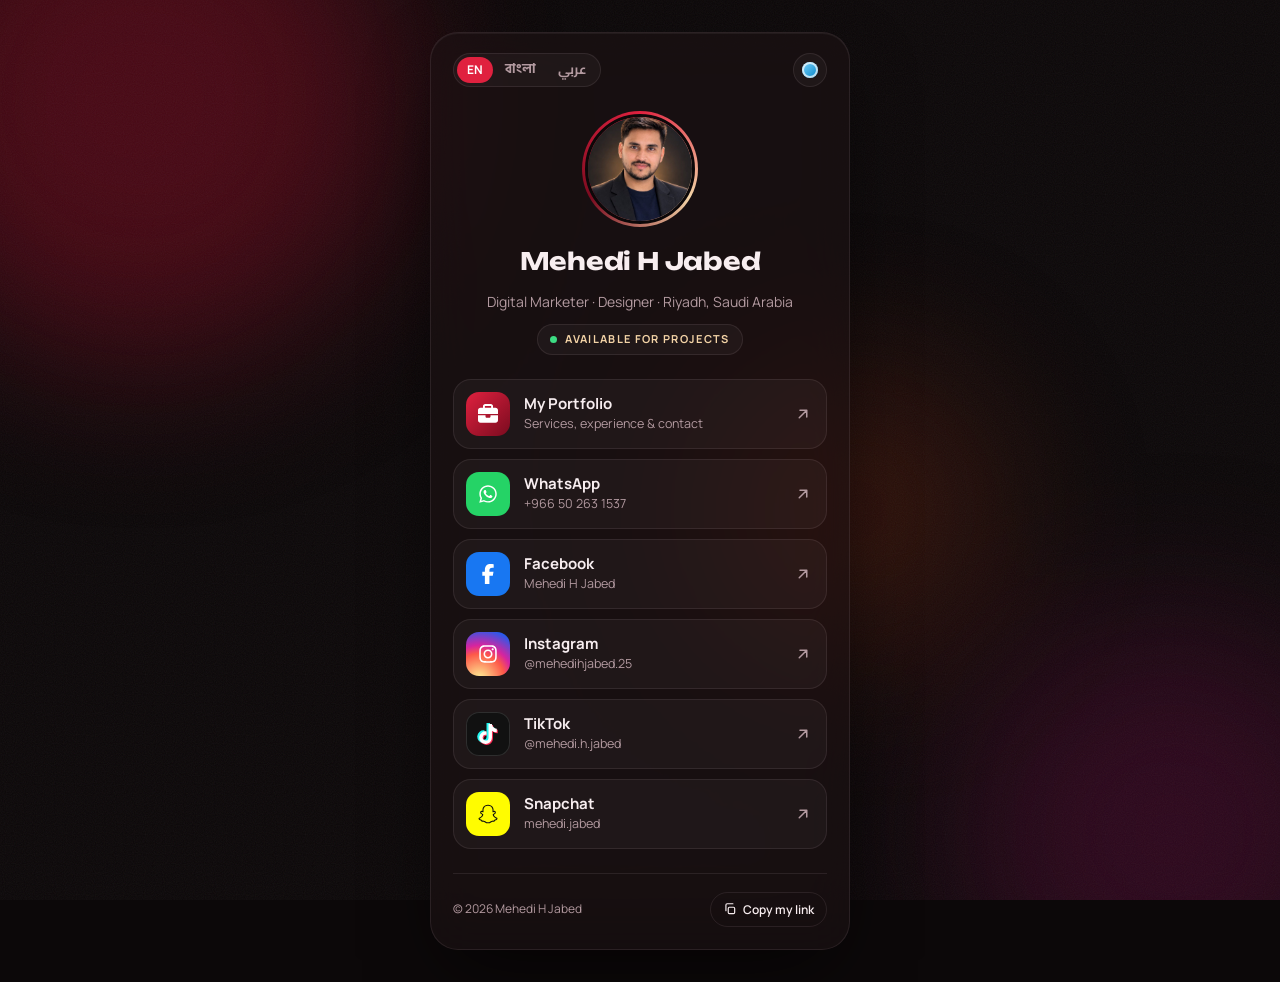
<file: links.html>
<!DOCTYPE html>
<html lang="en">
<head>
<meta charset="UTF-8">
<meta name="viewport" content="width=device-width, initial-scale=1, viewport-fit=cover">
<title>Mehedi H Jabed · Links</title>
<meta name="description" content="Connect with Mehedi H Jabed, digital marketer and designer in Riyadh, on Facebook, Instagram, TikTok, Snapchat and WhatsApp.">
<meta property="og:title" content="Mehedi H Jabed · Links">
<meta property="og:description" content="All my socials and contact in one place.">
<meta property="og:type" content="profile">
<meta property="og:url" content="https://jabed-social.vercel.app/links">
<meta property="og:image" content="https://jabed-social.vercel.app/og.jpg">
<meta property="og:image:width" content="1200">
<meta property="og:image:height" content="630">
<meta name="twitter:card" content="summary_large_image">
<meta name="theme-color" content="#0c0809">
<link rel="canonical" href="https://jabed-social.vercel.app/links">
<link rel="icon" href="favicon.svg" type="image/svg+xml">
<link rel="apple-touch-icon" href="apple-touch-icon.png">
<link rel="preconnect" href="https://fonts.googleapis.com">
<link rel="preconnect" href="https://fonts.gstatic.com" crossorigin>
<link rel="stylesheet" href="https://fonts.googleapis.com/css2?family=Unbounded:wght@500;700&family=Manrope:wght@400;500;600;700&family=Hind+Siliguri:wght@400;500;600;700&family=Cairo:wght@400;600;700&display=swap">
<style>
/* Layout: one centered glass card floating over a slow aurora; links as full-width rows. Shares language + theme with the portfolio. */
:root{
  --bg:#0c0809;
  --surface:rgba(28,18,20,.62);
  --surface-hi:rgba(48,28,32,.75);
  --row:rgba(255,255,255,.035);
  --line:rgba(255,220,225,.09);
  --line-hi:rgba(255,120,140,.35);
  --fg:#f8eef0;
  --muted:#b39aa0;
  --ruby:#e0213f;
  --ruby-deep:#7a0b1f;
  --champagne:#f3d3a6;
  --a2:#4a0a2e;
  --a3:#8a2a12;
  --font-display:"Unbounded","Arial Black",system-ui,sans-serif;
  --font-body:"Manrope",system-ui,-apple-system,"Segoe UI",Arial,sans-serif;
  color-scheme:dark;
}
html[data-skin="sky"]{
  --bg:#f4f9ff;
  --surface:rgba(255,255,255,.78);
  --surface-hi:#fff;
  --row:rgba(255,255,255,.7);
  --line:rgba(12,74,130,.12);
  --line-hi:rgba(14,165,233,.45);
  --fg:#0b2540;
  --muted:#4d6a86;
  --ruby:#0ea5e9;
  --ruby-deep:#7dd3fc;
  --champagne:#0369a1;
  --a2:#bae6fd;
  --a3:#c7e8ff;
  color-scheme:light;
}
html[lang="bn"]{--font-body:"Hind Siliguri",system-ui,"Nirmala UI",sans-serif}
html[lang="ar"]{--font-body:"Cairo",system-ui,"Segoe UI",Tahoma,sans-serif}
*{box-sizing:border-box;-webkit-tap-highlight-color:transparent}
html{background:var(--bg)}
body{
  margin:0;min-height:100vh;min-height:100dvh;
  display:grid;place-items:center;
  padding-block:max(32px,env(safe-area-inset-top,0px)) max(32px,env(safe-area-inset-bottom,0px));
  padding-left:max(16px,env(safe-area-inset-left,0px));
  padding-right:max(16px,env(safe-area-inset-right,0px));
  background:var(--bg);color:var(--fg);
  font-family:var(--font-body);font-size:15px;line-height:1.5;
  -webkit-font-smoothing:antialiased;overflow-x:hidden;
}
html[data-skin="sky"] body{background:linear-gradient(180deg,#eaf6ff 0%,var(--bg) 45%,#fff 100%)}
.ico{display:inline-block;width:1em;height:1em;fill:currentColor;flex:none}
/* Aurora */
.aurora{position:fixed;inset:0;z-index:0;pointer-events:none;overflow:hidden}
.aurora span{position:absolute;border-radius:50%;filter:blur(80px);opacity:.55;animation:drift 18s ease-in-out infinite alternate}
.aurora span:nth-child(1){width:520px;height:520px;background:var(--ruby-deep);top:-160px;left:-120px}
.aurora span:nth-child(2){width:420px;height:420px;background:var(--a2);bottom:-140px;right:-100px;animation-delay:-6s}
.aurora span:nth-child(3){width:300px;height:300px;background:var(--a3);top:40%;left:55%;opacity:.3;animation-delay:-12s}
@keyframes drift{to{transform:translate(60px,40px) scale(1.15)}}
.grain{position:fixed;inset:0;z-index:0;pointer-events:none;opacity:.06;
  background-image:url("data:image/svg+xml,%3Csvg xmlns='http://www.w3.org/2000/svg' width='160' height='160'%3E%3Cfilter id='n'%3E%3CfeTurbulence type='fractalNoise' baseFrequency='.9' numOctaves='2'/%3E%3C/filter%3E%3Crect width='100%25' height='100%25' filter='url(%23n)'/%3E%3C/svg%3E")}
html[data-skin="sky"] .grain{opacity:.03}

/* Card */
.card{
  position:relative;z-index:1;width:100%;max-width:420px;
  padding:20px 22px 22px;border-radius:28px;
  background:var(--surface);border:1px solid var(--line);
  backdrop-filter:blur(22px) saturate(140%);-webkit-backdrop-filter:blur(22px) saturate(140%);
  box-shadow:0 30px 80px -20px rgba(0,0,0,.7),inset 0 1px 0 rgba(255,255,255,.05);
  display:flex;flex-direction:column;align-items:center;gap:24px;
  animation:rise .7s cubic-bezier(.2,.8,.2,1) both;
}
html[data-skin="sky"] .card{box-shadow:0 30px 70px -34px rgba(12,74,130,.45)}
@keyframes rise{from{opacity:0;transform:translateY(14px)}}

/* Top bar: language + theme */
.bar{width:100%;display:flex;justify-content:space-between;align-items:center;gap:10px}
.lang-switch{display:flex;padding:3px;gap:2px;border-radius:999px;border:1px solid var(--line);background:var(--row)}
.lang-switch button{appearance:none;cursor:pointer;border:0;background:transparent;color:var(--muted);padding:5px 10px;border-radius:999px;font:700 12px/1.2 "Manrope",system-ui,sans-serif;transition:background .2s,color .2s}
.lang-switch button[lang="bn"]{font-family:"Hind Siliguri",system-ui,sans-serif;font-size:13px}
.lang-switch button[lang="ar"]{font-family:"Cairo",system-ui,sans-serif;font-size:13px}
.lang-switch button[aria-pressed="true"]{background:var(--ruby);color:#fff}
.skin-btn{appearance:none;cursor:pointer;width:34px;height:34px;border-radius:50%;display:grid;place-items:center;border:1px solid var(--line);background:var(--row);transition:transform .3s}
.skin-btn:hover{transform:rotate(-12deg)}
.skin-btn .dot{width:16px;height:16px;border-radius:50%;box-shadow:inset 0 0 0 2px rgba(255,255,255,.7);background:linear-gradient(135deg,#7dd3fc,#0284c7)}
html[data-skin="sky"] .skin-btn .dot{background:linear-gradient(135deg,#ff5a6e,#7a0b1f)}
.lang-switch button:focus-visible,.skin-btn:focus-visible{outline:2px solid var(--champagne);outline-offset:2px}

/* Profile */
.profile{display:flex;flex-direction:column;align-items:center;gap:12px;text-align:center}
.avatar{position:relative;width:116px;height:116px;border-radius:50%;padding:3px;
  background:conic-gradient(from 0deg,var(--ruby),var(--champagne),var(--ruby-deep),var(--ruby));
  animation:spin 8s linear infinite}
.avatar-inner{width:100%;height:100%;border-radius:50%;overflow:hidden;border:3px solid var(--bg);
  animation:spin 8s linear infinite reverse}
.avatar-inner img{width:100%;height:100%;object-fit:cover;object-position:50% 28%;transform:scale(1.35);display:block}
@keyframes spin{to{transform:rotate(360deg)}}
.name{margin:4px 0 0;font-family:var(--font-display);font-weight:700;font-size:24px;letter-spacing:-.01em;text-wrap:balance}
.tagline{margin:0;color:var(--muted);font-size:14px;max-width:38ch;text-wrap:balance}
.status{display:inline-flex;align-items:center;gap:8px;padding:6px 12px;border-radius:999px;
  border:1px solid var(--line);background:var(--row);
  font-size:11px;font-weight:700;letter-spacing:.12em;text-transform:uppercase;color:var(--champagne)}
html[lang="bn"] .status,html[lang="ar"] .status{letter-spacing:0;font-size:12px}
.status i{width:7px;height:7px;border-radius:50%;background:#3ddc84;animation:pulse 2s infinite}
@keyframes pulse{0%{box-shadow:0 0 0 0 rgba(61,220,132,.6)}70%{box-shadow:0 0 0 8px rgba(61,220,132,0)}100%{box-shadow:0 0 0 0 rgba(61,220,132,0)}}

/* Links */
.links{list-style:none;margin:0;padding:0;width:100%;display:flex;flex-direction:column;gap:10px}
.links li{animation:rise .6s cubic-bezier(.2,.8,.2,1) both}
.links li:nth-child(1){animation-delay:.10s}.links li:nth-child(2){animation-delay:.16s}
.links li:nth-child(3){animation-delay:.22s}.links li:nth-child(4){animation-delay:.28s}
.links li:nth-child(5){animation-delay:.34s}.links li:nth-child(6){animation-delay:.40s}
.link{position:relative;overflow:hidden;display:flex;align-items:center;gap:14px;
  padding:12px 14px 12px 12px;padding-inline:12px 14px;border-radius:18px;text-decoration:none;color:var(--fg);
  background:var(--row);border:1px solid var(--line);
  transition:transform .25s ease,background .25s ease,border-color .25s ease,box-shadow .25s ease}
.link::after{content:"";position:absolute;inset:0;
  background:linear-gradient(110deg,transparent 30%,rgba(255,255,255,.08) 50%,transparent 70%);
  transform:translateX(-100%);transition:transform .7s ease}
.link:hover,.link:focus-visible{transform:translateY(-2px);background:var(--surface-hi);border-color:var(--line-hi);
  box-shadow:0 12px 30px -12px rgba(224,33,63,.45)}
html[data-skin="sky"] .link:hover,html[data-skin="sky"] .link:focus-visible{box-shadow:0 12px 30px -14px rgba(2,132,199,.45)}
.link:hover::after{transform:translateX(100%)}
.link:focus-visible{outline:2px solid var(--champagne);outline-offset:2px}
.link:active{transform:scale(.98)}
.icon{width:44px;height:44px;flex:none;border-radius:13px;display:grid;place-items:center;font-size:20px;color:#fff}
.fb .icon{background:#1877f2}
.ig .icon{background:radial-gradient(circle at 30% 107%,#fdf497 0%,#fd5949 45%,#d6249f 60%,#285aeb 90%)}
.tt .icon{background:#111;box-shadow:inset 0 0 0 1px rgba(255,255,255,.12)}
.tt .icon .ico{filter:drop-shadow(-1.5px -1px 0 #25f4ee) drop-shadow(1.5px 1px 0 #fe2c55)}
.sc .icon{background:#fffc00;color:#111}
.wa .icon{background:#25d366}
.pf .icon{background:linear-gradient(135deg,var(--ruby),var(--ruby-deep));color:#fff}
.text{display:flex;flex-direction:column;min-width:0;flex:1}
.label{font-weight:700;font-size:15px}
.handle{font-size:12.5px;color:var(--muted);white-space:nowrap;overflow:hidden;text-overflow:ellipsis}
.arrow{width:18px;height:18px;flex:none;color:var(--muted);transition:transform .25s ease,color .25s ease}
[dir="rtl"] .arrow{transform:scaleX(-1)}
.link:hover .arrow{transform:translate(2px,-2px);color:var(--fg)}
[dir="rtl"] .link:hover .arrow{transform:scaleX(-1) translate(2px,-2px)}

/* Footer */
.foot{width:100%;display:flex;align-items:center;justify-content:space-between;gap:12px;
  padding-top:18px;border-top:1px solid var(--line);font-size:12px;color:var(--muted)}
.copy{appearance:none;cursor:pointer;display:inline-flex;align-items:center;gap:6px;
  padding:8px 12px;border-radius:999px;border:1px solid var(--line);background:transparent;
  color:var(--fg);font:600 12px var(--font-body);transition:border-color .2s,background .2s}
.copy:hover{border-color:var(--line-hi);background:rgba(255,255,255,.04)}
.copy:focus-visible{outline:2px solid var(--champagne);outline-offset:2px}

@media (max-width:380px){.card{padding:18px 14px 18px}.name{font-size:21px}.lang-switch button{padding:5px 8px}}
@media (prefers-reduced-motion:reduce){*,*::before,*::after{animation:none!important;transition:none!important}}
</style>
<script>try{var sk=localStorage.getItem("skin");if(sk==="sky")document.documentElement.setAttribute("data-skin","sky")}catch(e){}</script>
</head>
<body>
<svg xmlns="http://www.w3.org/2000/svg" style="display:none" aria-hidden="true"><!-- Icons: Font Awesome Free 6.5.1, CC BY 4.0, fontawesome.com/license/free --><symbol id="i-whatsapp" viewBox="0 0 448 512"><path d="M380.9 97.1C339 55.1 283.2 32 223.9 32c-122.4 0-222 99.6-222 222 0 39.1 10.2 77.3 29.6 111L0 480l117.7-30.9c32.4 17.7 68.9 27 106.1 27h.1c122.3 0 224.1-99.6 224.1-222 0-59.3-25.2-115-67.1-157zm-157 341.6c-33.2 0-65.7-8.9-94-25.7l-6.7-4-69.8 18.3L72 359.2l-4.4-7c-18.5-29.4-28.2-63.3-28.2-98.2 0-101.7 82.8-184.5 184.6-184.5 49.3 0 95.6 19.2 130.4 54.1 34.8 34.9 56.2 81.2 56.1 130.5 0 101.8-84.9 184.6-186.6 184.6zm101.2-138.2c-5.5-2.8-32.8-16.2-37.9-18-5.1-1.9-8.8-2.8-12.5 2.8-3.7 5.6-14.3 18-17.6 21.8-3.2 3.7-6.5 4.2-12 1.4-32.6-16.3-54-29.1-75.5-66-5.7-9.8 5.7-9.1 16.3-30.3 1.8-3.7.9-6.9-.5-9.7-1.4-2.8-12.5-30.1-17.1-41.2-4.5-10.8-9.1-9.3-12.5-9.5-3.2-.2-6.9-.2-10.6-.2-3.7 0-9.7 1.4-14.8 6.9-5.1 5.6-19.4 19-19.4 46.3 0 27.3 19.9 53.7 22.6 57.4 2.8 3.7 39.1 59.7 94.8 83.8 35.2 15.2 49 16.5 66.6 13.9 10.7-1.6 32.8-13.4 37.4-26.4 4.6-13 4.6-24.1 3.2-26.4-1.3-2.5-5-3.9-10.5-6.6z"/></symbol><symbol id="i-facebook-f" viewBox="0 0 320 512"><path d="M80 299.3V512H196V299.3h86.5l18-97.8H196V166.9c0-51.7 20.3-71.5 72.7-71.5c16.3 0 29.4 .4 37 1.2V7.9C291.4 4 256.4 0 236.2 0C129.3 0 80 50.5 80 159.4v42.1H14v97.8H80z"/></symbol><symbol id="i-instagram" viewBox="0 0 448 512"><path d="M224.1 141c-63.6 0-114.9 51.3-114.9 114.9s51.3 114.9 114.9 114.9S339 319.5 339 255.9 287.7 141 224.1 141zm0 189.6c-41.1 0-74.7-33.5-74.7-74.7s33.5-74.7 74.7-74.7 74.7 33.5 74.7 74.7-33.6 74.7-74.7 74.7zm146.4-194.3c0 14.9-12 26.8-26.8 26.8-14.9 0-26.8-12-26.8-26.8s12-26.8 26.8-26.8 26.8 12 26.8 26.8zm76.1 27.2c-1.7-35.9-9.9-67.7-36.2-93.9-26.2-26.2-58-34.4-93.9-36.2-37-2.1-147.9-2.1-184.9 0-35.8 1.7-67.6 9.9-93.9 36.1s-34.4 58-36.2 93.9c-2.1 37-2.1 147.9 0 184.9 1.7 35.9 9.9 67.7 36.2 93.9s58 34.4 93.9 36.2c37 2.1 147.9 2.1 184.9 0 35.9-1.7 67.7-9.9 93.9-36.2 26.2-26.2 34.4-58 36.2-93.9 2.1-37 2.1-147.8 0-184.8zM398.8 388c-7.8 19.6-22.9 34.7-42.6 42.6-29.5 11.7-99.5 9-132.1 9s-102.7 2.6-132.1-9c-19.6-7.8-34.7-22.9-42.6-42.6-11.7-29.5-9-99.5-9-132.1s-2.6-102.7 9-132.1c7.8-19.6 22.9-34.7 42.6-42.6 29.5-11.7 99.5-9 132.1-9s102.7-2.6 132.1 9c19.6 7.8 34.7 22.9 42.6 42.6 11.7 29.5 9 99.5 9 132.1s2.7 102.7-9 132.1z"/></symbol><symbol id="i-tiktok" viewBox="0 0 448 512"><path d="M448,209.91a210.06,210.06,0,0,1-122.77-39.25V349.38A162.55,162.55,0,1,1,185,188.31V278.2a74.62,74.62,0,1,0,52.23,71.18V0l88,0a121.18,121.18,0,0,0,1.86,22.17h0A122.18,122.18,0,0,0,381,102.39a121.43,121.43,0,0,0,67,20.14Z"/></symbol><symbol id="i-snapchat" viewBox="0 0 512 512"><path d="M496.926,366.6c-3.373-9.176-9.8-14.086-17.112-18.153-1.376-.806-2.641-1.451-3.72-1.947-2.182-1.128-4.414-2.22-6.634-3.373-22.8-12.09-40.609-27.341-52.959-45.42a102.889,102.889,0,0,1-9.089-16.12c-1.054-3.013-1-4.724-.248-6.287a10.221,10.221,0,0,1,2.914-3.038c3.918-2.591,7.96-5.22,10.7-6.993,4.885-3.162,8.754-5.667,11.246-7.44,9.362-6.547,15.909-13.5,20-21.278a42.371,42.371,0,0,0,2.1-35.191c-6.2-16.318-21.613-26.449-40.287-26.449a55.543,55.543,0,0,0-11.718,1.24c-1.029.224-2.059.459-3.063.72.174-11.16-.074-22.94-1.066-34.534-3.522-40.758-17.794-62.123-32.674-79.16A130.167,130.167,0,0,0,332.1,36.443C309.515,23.547,283.91,17,256,17S202.6,23.547,180,36.443a129.735,129.735,0,0,0-33.281,26.783c-14.88,17.038-29.152,38.44-32.673,79.161-.992,11.594-1.24,23.435-1.079,34.533-1-.26-2.021-.5-3.051-.719a55.461,55.461,0,0,0-11.717-1.24c-18.687,0-34.125,10.131-40.3,26.449a42.423,42.423,0,0,0,2.046,35.228c4.105,7.774,10.652,14.731,20.014,21.278,2.48,1.736,6.361,4.24,11.246,7.44,2.641,1.711,6.5,4.216,10.28,6.72a11.054,11.054,0,0,1,3.3,3.311c.794,1.624.818,3.373-.36,6.6a102.02,102.02,0,0,1-8.94,15.785c-12.077,17.669-29.363,32.648-51.434,44.639C32.355,348.608,20.2,352.75,15.069,366.7c-3.868,10.528-1.339,22.506,8.494,32.6a49.137,49.137,0,0,0,12.4,9.387,134.337,134.337,0,0,0,30.342,12.139,20.024,20.024,0,0,1,6.126,2.741c3.583,3.137,3.075,7.861,7.849,14.78a34.468,34.468,0,0,0,8.977,9.127c10.019,6.919,21.278,7.353,33.207,7.811,10.776.41,22.989.881,36.939,5.481,5.778,1.91,11.78,5.605,18.736,9.92C194.842,480.951,217.707,495,255.973,495s61.292-14.123,78.118-24.428c6.907-4.24,12.872-7.9,18.489-9.758,13.949-4.613,26.163-5.072,36.939-5.481,11.928-.459,23.187-.893,33.206-7.812a34.584,34.584,0,0,0,10.218-11.16c3.434-5.84,3.348-9.919,6.572-12.771a18.971,18.971,0,0,1,5.753-2.629A134.893,134.893,0,0,0,476.02,408.71a48.344,48.344,0,0,0,13.019-10.193l.124-.149C498.389,388.5,500.708,376.867,496.926,366.6Zm-34.013,18.277c-20.745,11.458-34.533,10.23-45.259,17.137-9.114,5.865-3.72,18.513-10.342,23.076-8.134,5.617-32.177-.4-63.239,9.858-25.618,8.469-41.961,32.822-88.038,32.822s-62.036-24.3-88.076-32.884c-31-10.255-55.092-4.241-63.239-9.858-6.609-4.563-1.24-17.211-10.341-23.076-10.739-6.907-24.527-5.679-45.26-17.075-13.206-7.291-5.716-11.8-1.314-13.937,75.143-36.381,87.133-92.552,87.666-96.719.645-5.046,1.364-9.014-4.191-14.148-5.369-4.96-29.189-19.7-35.8-24.316-10.937-7.638-15.748-15.264-12.2-24.638,2.48-6.485,8.531-8.928,14.879-8.928a27.643,27.643,0,0,1,5.965.67c12,2.6,23.659,8.617,30.392,10.242a10.749,10.749,0,0,0,2.48.335c3.6,0,4.86-1.811,4.612-5.927-.768-13.132-2.628-38.725-.558-62.644,2.84-32.909,13.442-49.215,26.04-63.636,6.051-6.932,34.484-36.976,88.857-36.976s82.88,29.92,88.931,36.827c12.611,14.421,23.225,30.727,26.04,63.636,2.071,23.919.285,49.525-.558,62.644-.285,4.327,1.017,5.927,4.613,5.927a10.648,10.648,0,0,0,2.48-.335c6.745-1.624,18.4-7.638,30.4-10.242a27.641,27.641,0,0,1,5.964-.67c6.386,0,12.4,2.48,14.88,8.928,3.546,9.374-1.24,17-12.189,24.639-6.609,4.612-30.429,19.343-35.8,24.315-5.568,5.134-4.836,9.1-4.191,14.149.533,4.228,12.511,60.4,87.666,96.718C468.629,373.011,476.119,377.524,462.913,384.877Z"/></symbol><symbol id="i-briefcase" viewBox="0 0 512 512"><path d="M184 48H328c4.4 0 8 3.6 8 8V96H176V56c0-4.4 3.6-8 8-8zm-56 8V96H64C28.7 96 0 124.7 0 160v96H192 320 512V160c0-35.3-28.7-64-64-64H384V56c0-30.9-25.1-56-56-56H184c-30.9 0-56 25.1-56 56zM512 288H320v32c0 17.7-14.3 32-32 32H224c-17.7 0-32-14.3-32-32V288H0V416c0 35.3 28.7 64 64 64H448c35.3 0 64-28.7 64-64V288z"/></symbol><symbol id="i-copy" viewBox="0 0 448 512"><path d="M384 336H192c-8.8 0-16-7.2-16-16V64c0-8.8 7.2-16 16-16l140.1 0L400 115.9V320c0 8.8-7.2 16-16 16zM192 384H384c35.3 0 64-28.7 64-64V115.9c0-12.7-5.1-24.9-14.1-33.9L366.1 14.1c-9-9-21.2-14.1-33.9-14.1H192c-35.3 0-64 28.7-64 64V320c0 35.3 28.7 64 64 64zM64 128c-35.3 0-64 28.7-64 64V448c0 35.3 28.7 64 64 64H256c35.3 0 64-28.7 64-64V416H272v32c0 8.8-7.2 16-16 16H64c-8.8 0-16-7.2-16-16V192c0-8.8 7.2-16 16-16H96V128H64z"/></symbol></svg>
<div class="aurora" aria-hidden="true"><span></span><span></span><span></span></div>
<div class="grain" aria-hidden="true"></div>

<main class="card">
  <div class="bar">
    <div class="lang-switch" role="group" aria-label="Language">
      <button type="button" data-lang="en" aria-pressed="true">EN</button>
      <button type="button" data-lang="bn" lang="bn" aria-pressed="false">বাংলা</button>
      <button type="button" data-lang="ar" lang="ar" aria-pressed="false">عربي</button>
    </div>
    <button class="skin-btn" id="skin-btn" type="button" aria-label="Switch theme" title="Switch theme"><span class="dot"></span></button>
  </div>

  <header class="profile">
    <div class="avatar"><div class="avatar-inner"><img src="me.jpg" alt="Mehedi H Jabed" width="400" height="400" fetchpriority="high"></div></div>
    <h1 class="name" dir="ltr">Mehedi H Jabed</h1>
    <p class="tagline" data-i18n="tag">Digital Marketer · Designer · Riyadh, Saudi Arabia</p>
    <span class="status"><i></i><span data-i18n="status">Available for projects</span></span>
  </header>

  <ul class="links">
    <li><a class="link pf" href="/">
      <span class="icon"><svg class="ico" aria-hidden="true"><use href="#i-briefcase"/></svg></span>
      <span class="text"><span class="label" data-i18n="pf">My Portfolio</span><span class="handle" data-i18n="pf.h">Services, experience &amp; contact</span></span>
      <svg class="arrow" viewBox="0 0 24 24" fill="none" stroke="currentColor" stroke-width="2" stroke-linecap="round" stroke-linejoin="round" aria-hidden="true"><path d="M7 17L17 7M8 7h9v9"/></svg>
    </a></li>
    <li><a class="link wa" href="https://wa.me/966502631537" target="_blank" rel="noopener">
      <span class="icon"><svg class="ico" aria-hidden="true"><use href="#i-whatsapp"/></svg></span>
      <span class="text"><span class="label" data-i18n="wa">WhatsApp</span><span class="handle"><bdi dir="ltr">+966 50 263 1537</bdi></span></span>
      <svg class="arrow" viewBox="0 0 24 24" fill="none" stroke="currentColor" stroke-width="2" stroke-linecap="round" stroke-linejoin="round" aria-hidden="true"><path d="M7 17L17 7M8 7h9v9"/></svg>
    </a></li>
    <li><a class="link fb" href="https://www.facebook.com/share/1ERb8BcRgr/" target="_blank" rel="noopener">
      <span class="icon"><svg class="ico" aria-hidden="true"><use href="#i-facebook-f"/></svg></span>
      <span class="text"><span class="label">Facebook</span><span class="handle" dir="ltr">Mehedi H Jabed</span></span>
      <svg class="arrow" viewBox="0 0 24 24" fill="none" stroke="currentColor" stroke-width="2" stroke-linecap="round" stroke-linejoin="round" aria-hidden="true"><path d="M7 17L17 7M8 7h9v9"/></svg>
    </a></li>
    <li><a class="link ig" href="https://www.instagram.com/mehedihjabed.25" target="_blank" rel="noopener">
      <span class="icon"><svg class="ico" aria-hidden="true"><use href="#i-instagram"/></svg></span>
      <span class="text"><span class="label">Instagram</span><span class="handle"><bdi dir="ltr">@mehedihjabed.25</bdi></span></span>
      <svg class="arrow" viewBox="0 0 24 24" fill="none" stroke="currentColor" stroke-width="2" stroke-linecap="round" stroke-linejoin="round" aria-hidden="true"><path d="M7 17L17 7M8 7h9v9"/></svg>
    </a></li>
    <li><a class="link tt" href="https://www.tiktok.com/@mehedi.h.jabed" target="_blank" rel="noopener">
      <span class="icon"><svg class="ico" aria-hidden="true"><use href="#i-tiktok"/></svg></span>
      <span class="text"><span class="label">TikTok</span><span class="handle"><bdi dir="ltr">@mehedi.h.jabed</bdi></span></span>
      <svg class="arrow" viewBox="0 0 24 24" fill="none" stroke="currentColor" stroke-width="2" stroke-linecap="round" stroke-linejoin="round" aria-hidden="true"><path d="M7 17L17 7M8 7h9v9"/></svg>
    </a></li>
    <li><a class="link sc" href="https://www.snapchat.com/add/mehedi.jabed" target="_blank" rel="noopener">
      <span class="icon"><svg class="ico" aria-hidden="true"><use href="#i-snapchat"/></svg></span>
      <span class="text"><span class="label">Snapchat</span><span class="handle"><bdi dir="ltr">mehedi.jabed</bdi></span></span>
      <svg class="arrow" viewBox="0 0 24 24" fill="none" stroke="currentColor" stroke-width="2" stroke-linecap="round" stroke-linejoin="round" aria-hidden="true"><path d="M7 17L17 7M8 7h9v9"/></svg>
    </a></li>
  </ul>

  <footer class="foot">
    <span>© <span id="yr">2026</span> <span dir="ltr">Mehedi H Jabed</span></span>
    <button class="copy" id="copy-link" type="button">
      <svg width="14" height="14" viewBox="0 0 24 24" fill="none" stroke="currentColor" stroke-width="2" stroke-linecap="round" stroke-linejoin="round" aria-hidden="true"><rect x="9" y="9" width="11" height="11" rx="2"/><path d="M5 15V5a2 2 0 0 1 2-2h10"/></svg>
      <span id="copy-text" data-i18n="copy">Copy my link</span>
    </button>
  </footer>
</main>

<script>
var I18N = {
  en: { title:"Mehedi H Jabed · Links", copied:"Link copied", failed:"Copy failed" },
  bn: { title:"মেহেদী এইচ জাবেদ · লিংকস", tag:"ডিজিটাল মার্কেটার · ডিজাইনার · রিয়াদ, সৌদি আরব", status:"নতুন কাজের জন্য প্রস্তুত",
        pf:"আমার পোর্টফোলিও", "pf.h":"সেবা, অভিজ্ঞতা ও যোগাযোগ", wa:"হোয়াটসঅ্যাপ", copy:"লিংক কপি করুন", copied:"লিংক কপি হয়েছে", failed:"কপি হয়নি" },
  ar: { title:"مهدي ه. جابد · روابط", tag:"مسوّق رقمي · مصمم · الرياض، السعودية", status:"متاح للمشاريع",
        pf:"ملف أعمالي", "pf.h":"الخدمات والخبرات والتواصل", wa:"واتساب", copy:"انسخ رابطي", copied:"تم نسخ الرابط", failed:"تعذّر النسخ" }
};
var nodes = document.querySelectorAll('[data-i18n]'), current = 'en';
nodes.forEach(function (el) { var k = el.getAttribute('data-i18n'); if (!(k in I18N.en)) I18N.en[k] = el.innerHTML; });
function t(k) { return (I18N[current] && I18N[current][k]) || I18N.en[k] || k; }
function setLang(l) {
  if (!I18N[l]) l = 'en';
  current = l;
  var root = document.documentElement;
  root.lang = l; root.dir = l === 'ar' ? 'rtl' : 'ltr';
  document.title = t('title');
  nodes.forEach(function (el) { el.innerHTML = t(el.getAttribute('data-i18n')); });
  document.querySelectorAll('.lang-switch button').forEach(function (b) { b.setAttribute('aria-pressed', String(b.getAttribute('data-lang') === l)); });
  try { localStorage.setItem('lang', l); } catch (e) {}
}
document.querySelectorAll('.lang-switch button').forEach(function (b) {
  b.addEventListener('click', function () { setLang(b.getAttribute('data-lang')); });
});
var saved = null;
try { saved = localStorage.getItem('lang'); } catch (e) {}
if (!saved) { var nl = (navigator.language || '').slice(0, 2); if (nl === 'ar' || nl === 'bn') saved = nl; }
if (saved && saved !== 'en') setLang(saved);

(function () {
  var root = document.documentElement, btn = document.getElementById('skin-btn'), meta = document.querySelector('meta[name="theme-color"]');
  function sync() { if (meta) meta.setAttribute('content', root.getAttribute('data-skin') === 'sky' ? '#f4f9ff' : '#0c0809'); }
  btn.addEventListener('click', function () {
    var sky = root.getAttribute('data-skin') === 'sky';
    if (sky) root.removeAttribute('data-skin'); else root.setAttribute('data-skin', 'sky');
    try { localStorage.setItem('skin', sky ? 'ruby' : 'sky'); } catch (e) {}
    sync();
  });
  sync();
})();

document.getElementById('yr').textContent = new Date().getFullYear();
document.getElementById('copy-link').addEventListener('click', function () {
  var el = document.getElementById('copy-text');
  var done = function (k) { el.textContent = t(k); setTimeout(function () { el.textContent = t('copy'); }, 1800); };
  var url = 'https://jabed-social.vercel.app/links';
  if (navigator.clipboard) navigator.clipboard.writeText(url).then(function () { done('copied'); }, function () { done('failed'); });
  else done('failed');
});
</script>
</body>
</html>
</file>
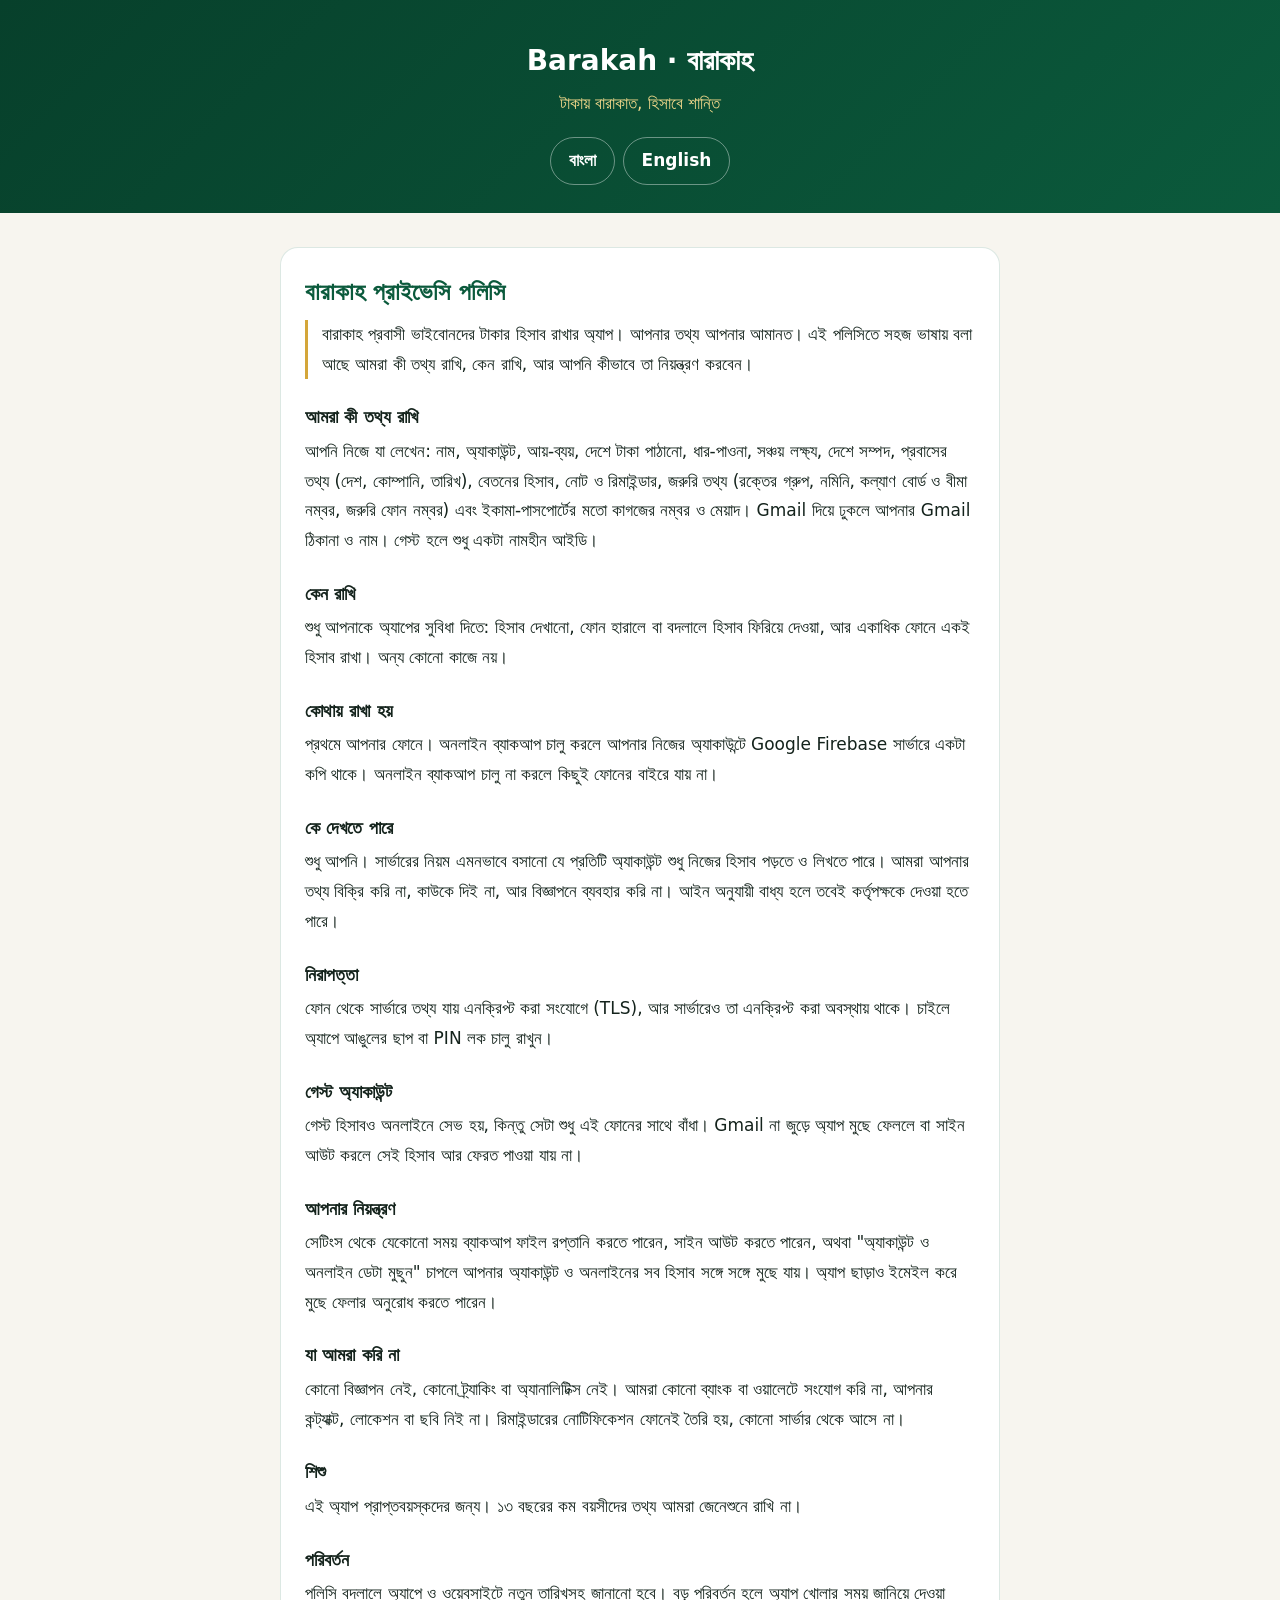
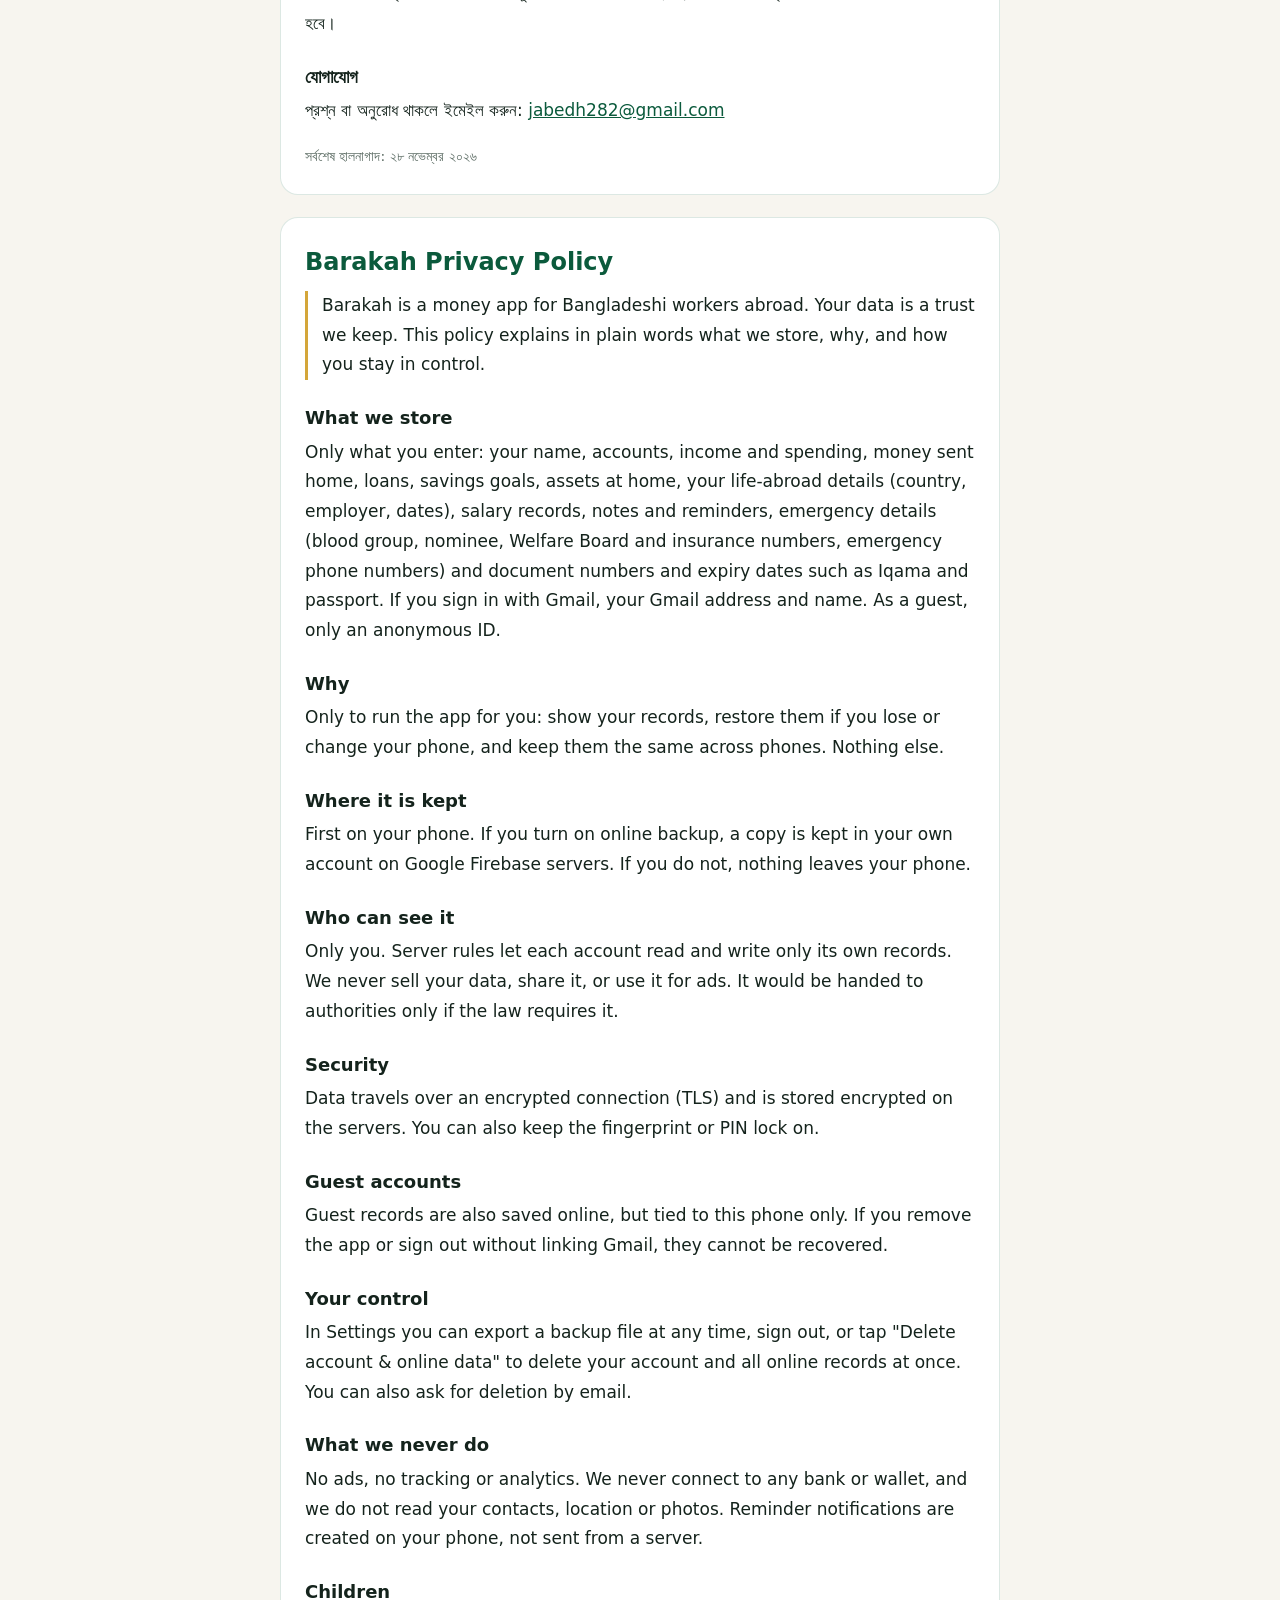
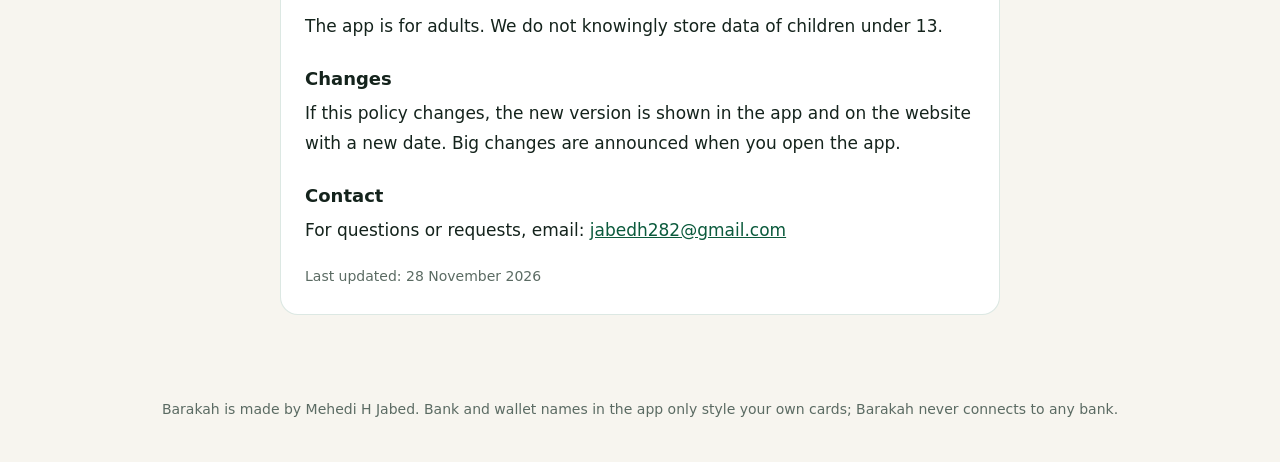
<file: barakah/privacy.html>
<!DOCTYPE html>
<html lang="bn">
<head>
<meta charset="UTF-8">
<meta name="viewport" content="width=device-width, initial-scale=1">
<title>Privacy Policy · Barakah</title>
<meta name="description" content="Barakah (বারাকাহ) privacy policy: what the app stores, why, and how you stay in control.">
<link rel="canonical" href="https://jabed-social.vercel.app/barakah/privacy">
<meta name="theme-color" content="#07402B">
<link rel="icon" href="/favicon.svg" type="image/svg+xml">
<style>
:root{--bg:#f7f5ef;--card:#fff;--fg:#14231c;--muted:#5b6b63;--em:#0B5A3C;--gold:#D4A63A;--line:rgba(11,90,60,.14);color-scheme:light dark}
@media (prefers-color-scheme:dark){:root{--bg:#06140e;--card:#0c2219;--fg:#eef4f0;--muted:#a3b8ad;--em:#5fc897;--gold:#F2D98B;--line:rgba(242,217,139,.14)}}
*{box-sizing:border-box}
body{margin:0;background:var(--bg);color:var(--fg);font:17px/1.75 "Hind Siliguri","Noto Sans Bengali","Nirmala UI",system-ui,-apple-system,"Segoe UI",Arial,sans-serif}
header{background:linear-gradient(135deg,#07402B,#0B5A3C);color:#fff;padding:36px 20px 28px;text-align:center}
header .brand{font-size:28px;font-weight:700;margin:0}
header .tag{color:#F2D98B;margin:4px 0 18px}
nav a{display:inline-block;margin:0 4px;padding:8px 18px;border-radius:999px;border:1px solid rgba(255,255,255,.4);color:#fff;text-decoration:none;font-weight:600}
nav a:focus-visible,a:focus-visible{outline:2px solid var(--gold);outline-offset:3px}
main{max-width:760px;margin:0 auto;padding:12px 20px 60px}
section{background:var(--card);border:1px solid var(--line);border-radius:18px;padding:8px 24px 20px;margin:22px 0}
h1{font-size:24px;line-height:1.35;margin:20px 0 8px;color:var(--em)}
h2{font-size:18px;margin:22px 0 4px}
p{margin:0 0 6px}
.intro{border-left:3px solid var(--gold);padding-left:14px;margin:12px 0 4px}
.muted{color:var(--muted);font-size:14px;margin-top:18px}
a{color:var(--em)}
footer{text-align:center;color:var(--muted);font-size:14px;padding:0 20px 40px}
</style>
</head>
<body>
<header>
  <p class="brand">Barakah · বারাকাহ</p>
  <p class="tag">টাকায় বারাকাত, হিসাবে শান্তি</p>
  <nav><a href="#bn" lang="bn">বাংলা</a><a href="#en" lang="en">English</a></nav>
</header>
<main>
<section id="bn" lang="bn">
<h1>বারাকাহ প্রাইভেসি পলিসি</h1>
<p class="intro">বারাকাহ প্রবাসী ভাইবোনদের টাকার হিসাব রাখার অ্যাপ। আপনার তথ্য আপনার আমানত। এই পলিসিতে সহজ ভাষায় বলা আছে আমরা কী তথ্য রাখি, কেন রাখি, আর আপনি কীভাবে তা নিয়ন্ত্রণ করবেন।</p>
<h2>আমরা কী তথ্য রাখি</h2>
<p>আপনি নিজে যা লেখেন: নাম, অ্যাকাউন্ট, আয়-ব্যয়, দেশে টাকা পাঠানো, ধার-পাওনা, সঞ্চয় লক্ষ্য, দেশে সম্পদ, প্রবাসের তথ্য (দেশ, কোম্পানি, তারিখ), বেতনের হিসাব, নোট ও রিমাইন্ডার, জরুরি তথ্য (রক্তের গ্রুপ, নমিনি, কল্যাণ বোর্ড ও বীমা নম্বর, জরুরি ফোন নম্বর) এবং ইকামা-পাসপোর্টের মতো কাগজের নম্বর ও মেয়াদ। Gmail দিয়ে ঢুকলে আপনার Gmail ঠিকানা ও নাম। গেস্ট হলে শুধু একটা নামহীন আইডি।</p>
<h2>কেন রাখি</h2>
<p>শুধু আপনাকে অ্যাপের সুবিধা দিতে: হিসাব দেখানো, ফোন হারালে বা বদলালে হিসাব ফিরিয়ে দেওয়া, আর একাধিক ফোনে একই হিসাব রাখা। অন্য কোনো কাজে নয়।</p>
<h2>কোথায় রাখা হয়</h2>
<p>প্রথমে আপনার ফোনে। অনলাইন ব্যাকআপ চালু করলে আপনার নিজের অ্যাকাউন্টে Google Firebase সার্ভারে একটা কপি থাকে। অনলাইন ব্যাকআপ চালু না করলে কিছুই ফোনের বাইরে যায় না।</p>
<h2>কে দেখতে পারে</h2>
<p>শুধু আপনি। সার্ভারের নিয়ম এমনভাবে বসানো যে প্রতিটি অ্যাকাউন্ট শুধু নিজের হিসাব পড়তে ও লিখতে পারে। আমরা আপনার তথ্য বিক্রি করি না, কাউকে দিই না, আর বিজ্ঞাপনে ব্যবহার করি না। আইন অনুযায়ী বাধ্য হলে তবেই কর্তৃপক্ষকে দেওয়া হতে পারে।</p>
<h2>নিরাপত্তা</h2>
<p>ফোন থেকে সার্ভারে তথ্য যায় এনক্রিপ্ট করা সংযোগে (TLS), আর সার্ভারেও তা এনক্রিপ্ট করা অবস্থায় থাকে। চাইলে অ্যাপে আঙুলের ছাপ বা PIN লক চালু রাখুন।</p>
<h2>গেস্ট অ্যাকাউন্ট</h2>
<p>গেস্ট হিসাবও অনলাইনে সেভ হয়, কিন্তু সেটা শুধু এই ফোনের সাথে বাঁধা। Gmail না জুড়ে অ্যাপ মুছে ফেললে বা সাইন আউট করলে সেই হিসাব আর ফেরত পাওয়া যায় না।</p>
<h2>আপনার নিয়ন্ত্রণ</h2>
<p>সেটিংস থেকে যেকোনো সময় ব্যাকআপ ফাইল রপ্তানি করতে পারেন, সাইন আউট করতে পারেন, অথবা &quot;অ্যাকাউন্ট ও অনলাইন ডেটা মুছুন&quot; চাপলে আপনার অ্যাকাউন্ট ও অনলাইনের সব হিসাব সঙ্গে সঙ্গে মুছে যায়। অ্যাপ ছাড়াও ইমেইল করে মুছে ফেলার অনুরোধ করতে পারেন।</p>
<h2>যা আমরা করি না</h2>
<p>কোনো বিজ্ঞাপন নেই, কোনো ট্র্যাকিং বা অ্যানালিটিক্স নেই। আমরা কোনো ব্যাংক বা ওয়ালেটে সংযোগ করি না, আপনার কন্ট্যাক্ট, লোকেশন বা ছবি নিই না। রিমাইন্ডারের নোটিফিকেশন ফোনেই তৈরি হয়, কোনো সার্ভার থেকে আসে না।</p>
<h2>শিশু</h2>
<p>এই অ্যাপ প্রাপ্তবয়স্কদের জন্য। ১৩ বছরের কম বয়সীদের তথ্য আমরা জেনেশুনে রাখি না।</p>
<h2>পরিবর্তন</h2>
<p>পলিসি বদলালে অ্যাপে ও ওয়েবসাইটে নতুন তারিখসহ জানানো হবে। বড় পরিবর্তন হলে অ্যাপ খোলার সময় জানিয়ে দেওয়া হবে।</p>
<h2>যোগাযোগ</h2>
<p>প্রশ্ন বা অনুরোধ থাকলে ইমেইল করুন: <a href="mailto:jabedh282@gmail.com?subject=Barakah">jabedh282@gmail.com</a></p>
<p class="muted">সর্বশেষ হালনাগাদ: ২৮ নভেম্বর ২০২৬</p>
</section>
<section id="en" lang="en">
<h1>Barakah Privacy Policy</h1>
<p class="intro">Barakah is a money app for Bangladeshi workers abroad. Your data is a trust we keep. This policy explains in plain words what we store, why, and how you stay in control.</p>
<h2>What we store</h2>
<p>Only what you enter: your name, accounts, income and spending, money sent home, loans, savings goals, assets at home, your life-abroad details (country, employer, dates), salary records, notes and reminders, emergency details (blood group, nominee, Welfare Board and insurance numbers, emergency phone numbers) and document numbers and expiry dates such as Iqama and passport. If you sign in with Gmail, your Gmail address and name. As a guest, only an anonymous ID.</p>
<h2>Why</h2>
<p>Only to run the app for you: show your records, restore them if you lose or change your phone, and keep them the same across phones. Nothing else.</p>
<h2>Where it is kept</h2>
<p>First on your phone. If you turn on online backup, a copy is kept in your own account on Google Firebase servers. If you do not, nothing leaves your phone.</p>
<h2>Who can see it</h2>
<p>Only you. Server rules let each account read and write only its own records. We never sell your data, share it, or use it for ads. It would be handed to authorities only if the law requires it.</p>
<h2>Security</h2>
<p>Data travels over an encrypted connection (TLS) and is stored encrypted on the servers. You can also keep the fingerprint or PIN lock on.</p>
<h2>Guest accounts</h2>
<p>Guest records are also saved online, but tied to this phone only. If you remove the app or sign out without linking Gmail, they cannot be recovered.</p>
<h2>Your control</h2>
<p>In Settings you can export a backup file at any time, sign out, or tap &quot;Delete account &amp; online data&quot; to delete your account and all online records at once. You can also ask for deletion by email.</p>
<h2>What we never do</h2>
<p>No ads, no tracking or analytics. We never connect to any bank or wallet, and we do not read your contacts, location or photos. Reminder notifications are created on your phone, not sent from a server.</p>
<h2>Children</h2>
<p>The app is for adults. We do not knowingly store data of children under 13.</p>
<h2>Changes</h2>
<p>If this policy changes, the new version is shown in the app and on the website with a new date. Big changes are announced when you open the app.</p>
<h2>Contact</h2>
<p>For questions or requests, email: <a href="mailto:jabedh282@gmail.com?subject=Barakah">jabedh282@gmail.com</a></p>
<p class="muted">Last updated: 28 November 2026</p>
</section>
</main>
<footer>Barakah is made by Mehedi H Jabed. Bank and wallet names in the app only style your own cards; Barakah never connects to any bank.</footer>
</body>
</html>
</file>
